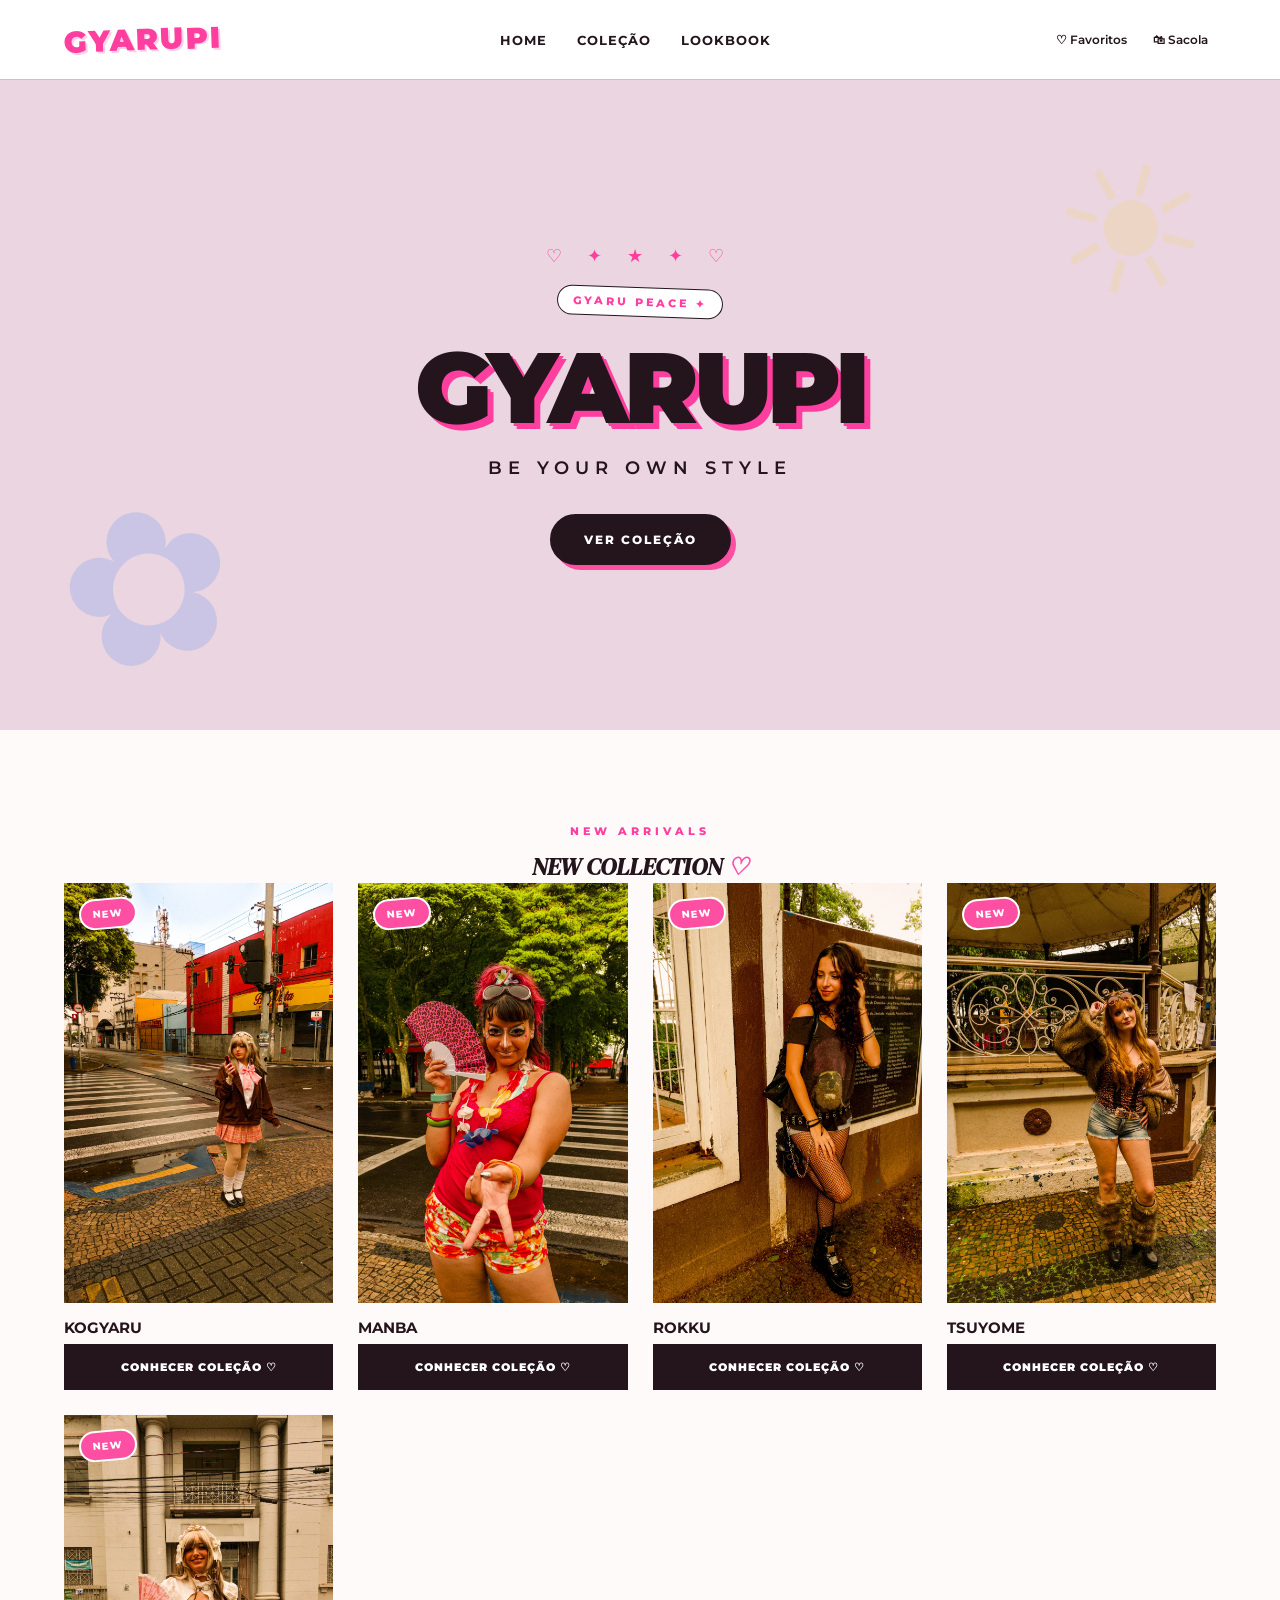
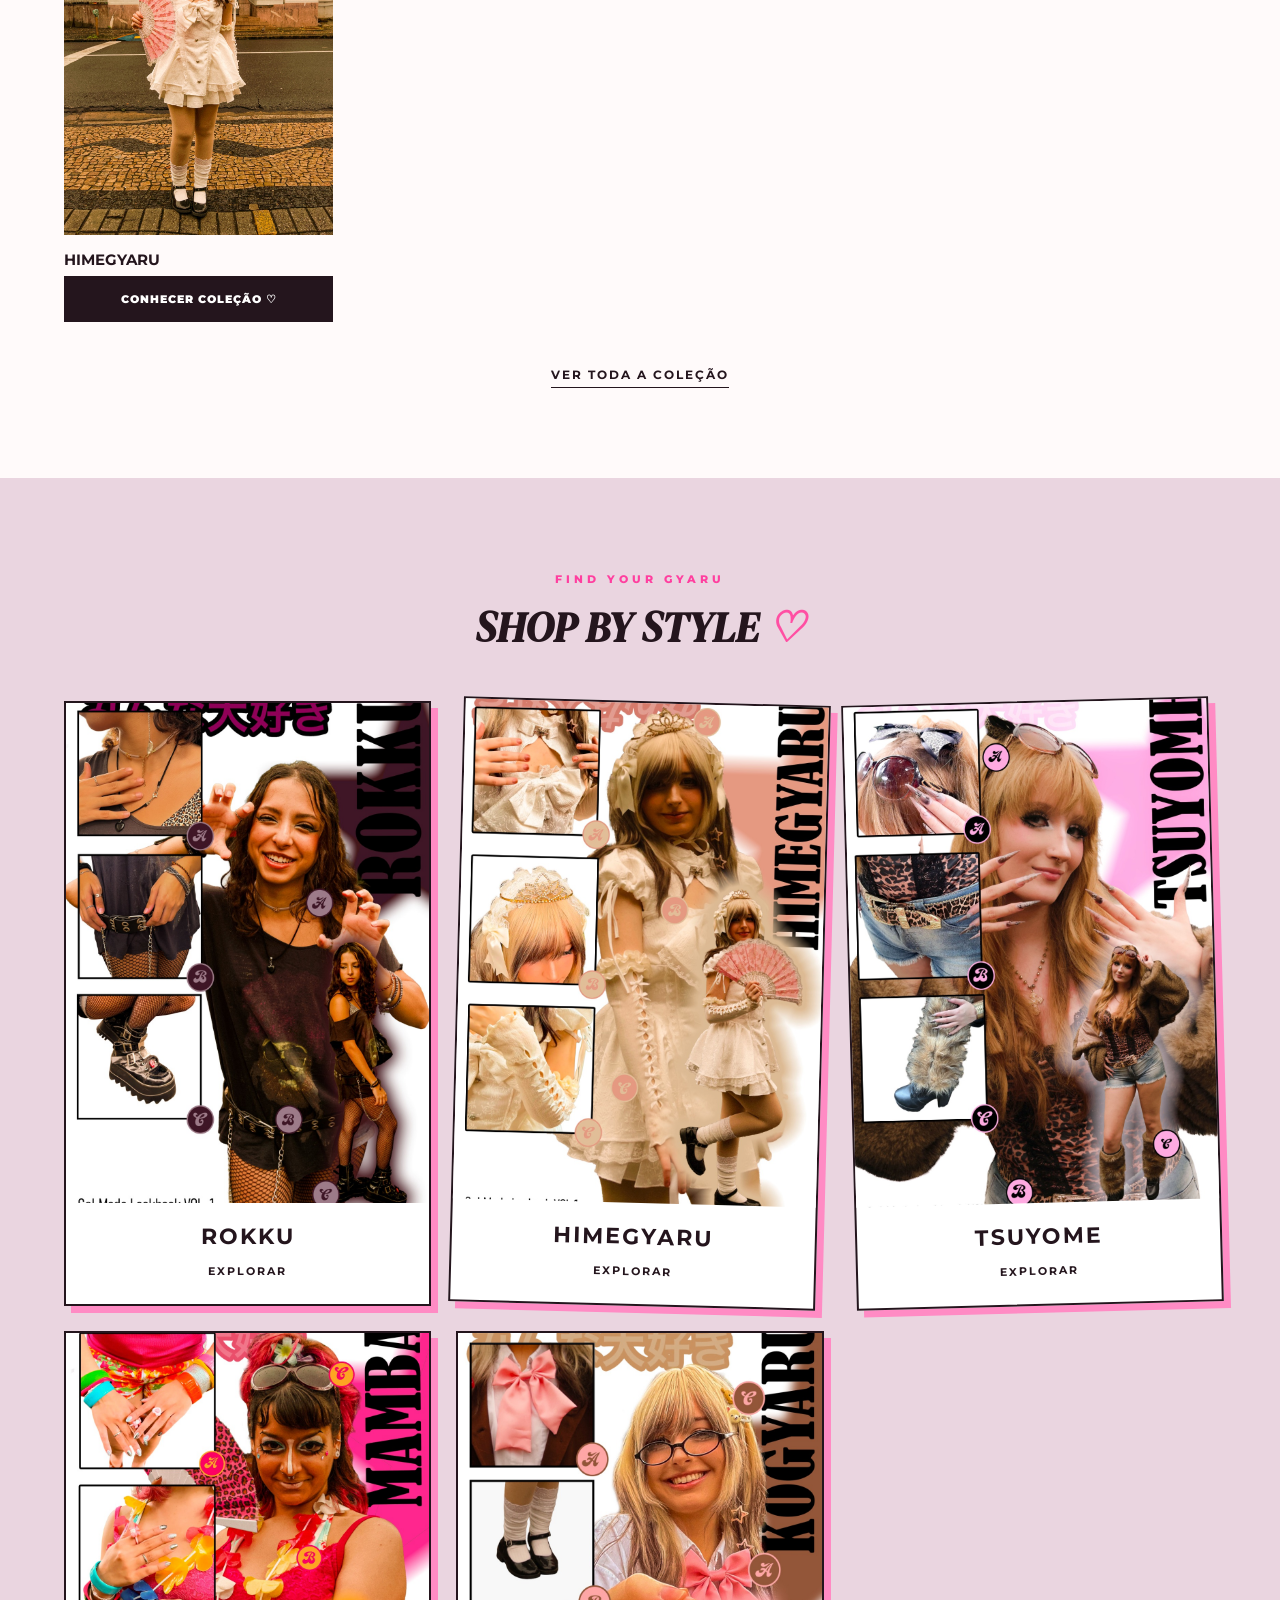
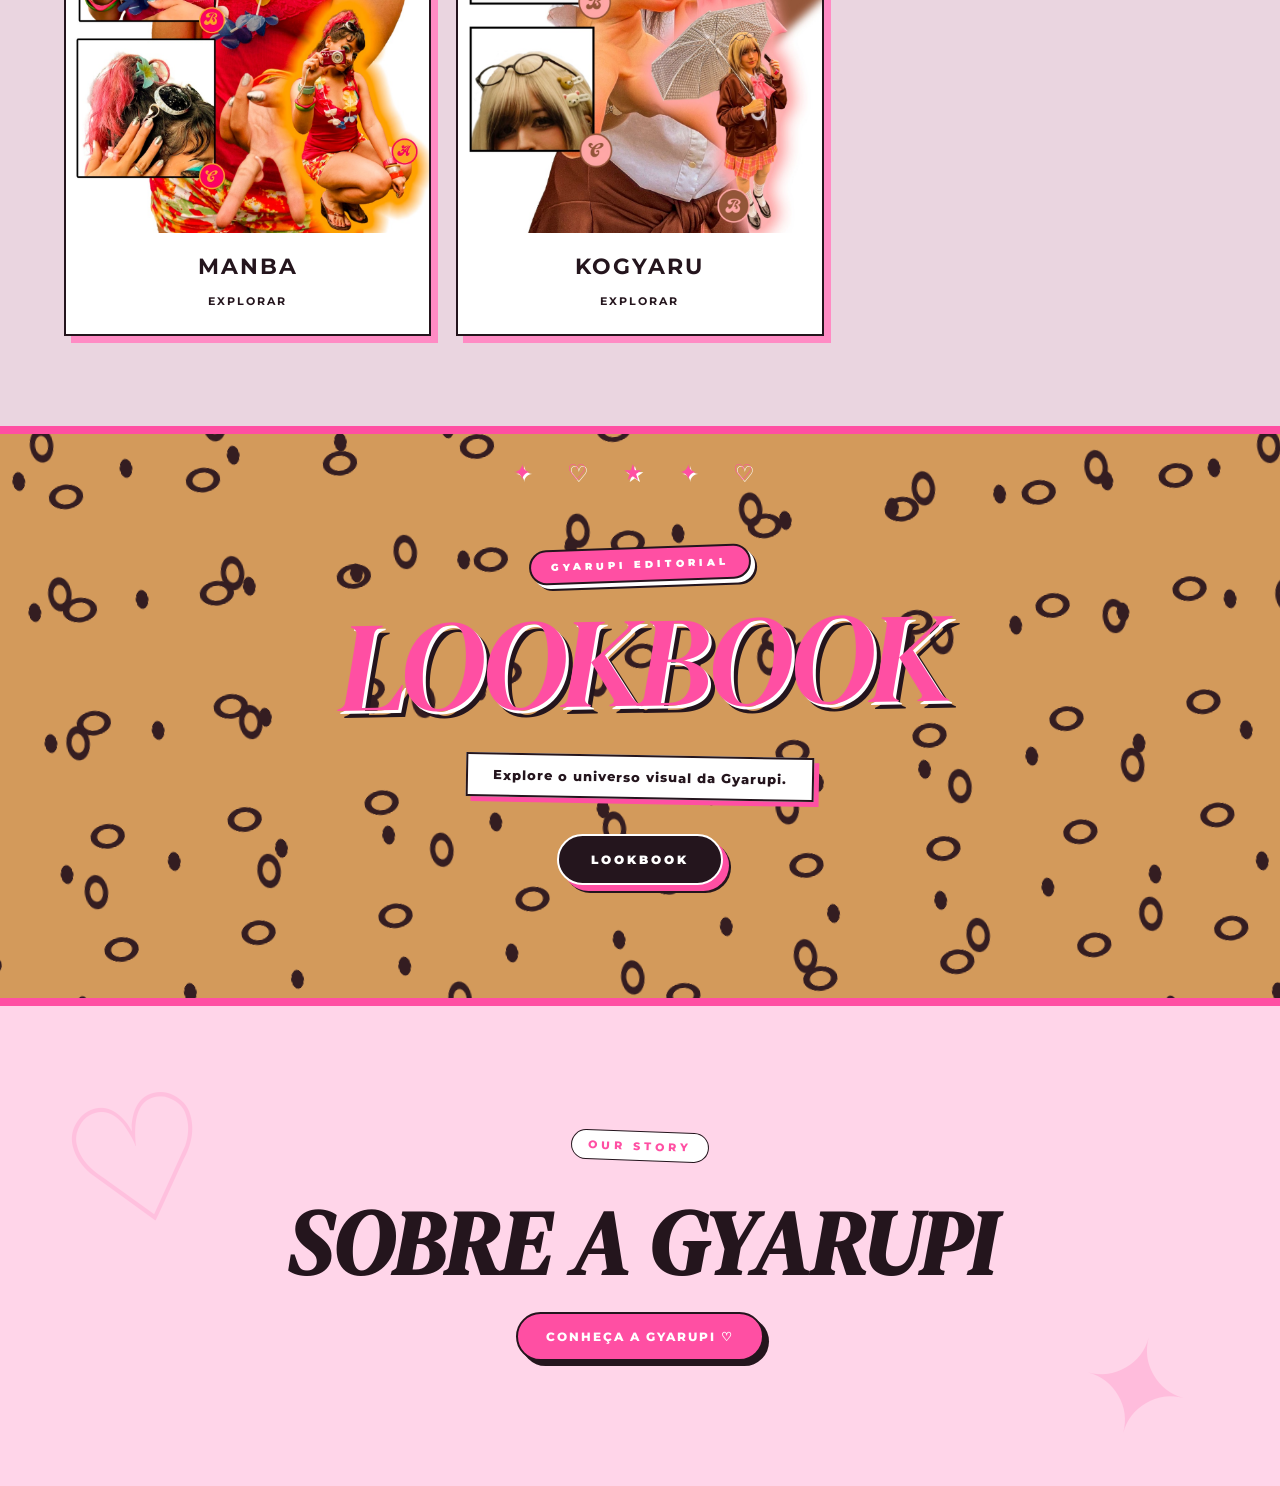
<file: index.html>
<!DOCTYPE html>
<html lang="pt-BR">

<head>
    <meta charset="UTF-8">
    <meta name="viewport" content="width=device-width, initial-scale=1.0">

    <title>GYARUPI</title>

    <link rel="stylesheet" href="index.css">
</head>

<body>

    <!-- ========================================
         CABEÇALHO
    ========================================= -->

    <header class="cabecalho">

        <div class="logo">
            <a href="index.html">GYARUPI</a>
        </div>

        <nav class="menu">
            <a href="index.html">HOME</a>
            <a href="colecao.html">COLEÇÃO</a>
            <a href="https://gyarupistudio.base44.app/" target="_blank" rel="noopener noreferrer">
    LOOKBOOK
</a>
        </nav>

        <div class="acoes">
            <button class="botao-favoritos" type="button">♡ Favoritos</button>
            <button class="botao-sacola" type="button">🛍 Sacola</button>
        </div>

    </header>


    <main>

        <!-- ========================================
             HERO / CAPA
        ========================================= -->

        <section id="home" class="hero">

            <div class="hero-conteudo">

                <p class="hero-pequeno">
                    GYARU PEACE ✦
                </p>

                <h1>GYARUPI</h1>

                <p class="hero-frase">
                    BE YOUR OWN STYLE
                </p>

                <a href="colecao.html" class="botao-colecao">
                    VER COLEÇÃO
                </a>

            </div>

        </section>


        <!-- ========================================
             DESTAQUES DA COLEÇÃO
        ========================================= -->

        <section class="colecao">

            <p class="subtitulo">NEW ARRIVALS</p>

            <h2>NEW COLLECTION</h2>

            <div class="produtos">


                <!-- KOGYARU -->

                <article class="produto">

                    <div class="produto-imagem">

                        <span class="etiqueta">NEW</span>

                        <img src="fotoso/coleção kogyaru.jpeg"
                             alt="Coleção Kogyaru">

                    </div>

                    <div class="produto-info">

                        <h3>KOGYARU</h3>

                        <a href="colecao.html?estilo=kogyaru"
                           class="botao-conhecer">
                            CONHECER COLEÇÃO ♡
                        </a>

                    </div>

                </article>


                <!-- MANBA -->

                <article class="produto">

                    <div class="produto-imagem">

                        <span class="etiqueta">NEW</span>

                        <img src="fotoso/coleção manba.jpeg"
                             alt="Coleção Manba">

                    </div>

                    <div class="produto-info">

                        <h3>MANBA</h3>

                        <a href="colecao.html?estilo=manba"
                           class="botao-conhecer">
                            CONHECER COLEÇÃO ♡
                        </a>

                    </div>

                </article>


                <!-- ROKKU -->

                <article class="produto">

                    <div class="produto-imagem">

                        <span class="etiqueta">NEW</span>

                        <img src="fotoso/coeção rokku.jpeg"
                             alt="Coleção Rokku">

                    </div>

                    <div class="produto-info">

                        <h3>ROKKU</h3>

                        <a href="colecao.html?estilo=rokku"
                           class="botao-conhecer">
                            CONHECER COLEÇÃO ♡
                        </a>

                    </div>

                </article>


                <!-- TSUYOME -->

                <article class="produto">

                    <div class="produto-imagem">

                        <span class="etiqueta">NEW</span>

                        <img src="fotoso/coleção tsuyome.jpeg"
                             alt="Coleção Tsuyome">

                    </div>

                    <div class="produto-info">

                        <h3>TSUYOME</h3>

                        <a href="colecao.html?estilo=tsuyome"
                           class="botao-conhecer">
                            CONHECER COLEÇÃO ♡
                        </a>

                    </div>

                </article>


                <!-- HIMEGYARU -->

                <article class="produto">

                    <div class="produto-imagem">

                        <span class="etiqueta">NEW</span>

                        <img src="fotoso/coleção hime.jpeg"
                             alt="Coleção Himegyaru">

                    </div>

                    <div class="produto-info">

                        <h3>HIMEGYARU</h3>

                        <a href="colecao.html?estilo=himegyaru"
                           class="botao-conhecer">
                            CONHECER COLEÇÃO ♡
                        </a>

                    </div>

                </article>

            </div>


            <a href="colecao.html" class="ver-todos">
                VER TODA A COLEÇÃO
            </a>

        </section>


        <!-- ========================================
             SHOP BY STYLE
        ========================================= -->

        <section class="estilos">

            <p class="subtitulo">
                FIND YOUR GYARU
            </p>

            <h2>SHOP BY STYLE</h2>

            <div class="lista-estilos">


                <!-- ROKKU -->

                <article class="estilo">

                    <img src="fotoso/rokku.jpeg"
                         alt="Estilo Rokku Gyaru">

                    <h3>ROKKU</h3>

                    <a href="colecao.html?estilo=rokku">
                        EXPLORAR
                    </a>

                </article>


                <!-- HIMEGYARU -->

                <article class="estilo">

                    <img src="fotoso/manu hime.jpeg"
                         alt="Estilo Himegyaru">

                    <h3>HIMEGYARU</h3>

                    <a href="colecao.html?estilo=himegyaru">
                        EXPLORAR
                    </a>

                </article>


                <!-- TSUYOME -->

                <article class="estilo">

                    <img src="fotoso/maria tsu.jpeg"
                         alt="Estilo Tsuyome Gyaru">

                    <h3>TSUYOME</h3>

                    <a href="colecao.html?estilo=tsuyome">
                        EXPLORAR
                    </a>

                </article>


                <!-- MANBA -->

                <article class="estilo manba">

                    <img src="fotoso/mamba.jpeg"
                         alt="Estilo Manba Gyaru">

                    <h3>MANBA</h3>

                    <a href="colecao.html?estilo=manba">
                        EXPLORAR
                    </a>

                </article>


                <!-- KOGYARU -->

                <article class="estilo Kogyaru">

                    <img src="fotoso/manu kogyaru.jpeg"
                         alt="Estilo Kogyaru Gyaru">

                    <h3>KOGYARU</h3>

                    <a href="colecao.html?estilo=kogyaru">
                        EXPLORAR
                    </a>

                </article>

            </div>

        </section>


        <!-- ========================================
             CHAMADA PARA O LOOKBOOK
        ========================================= -->

        <section class="chamada-lookbook">

            <p class="subtitulo">
                GYARUPI EDITORIAL
            </p>

            <h2>LOOKBOOK</h2>

            <p>
                Explore o universo visual da Gyarupi.
            </p>

            <a href="https://gyarupistudio.base44.app/" target="_blank" rel="noopener noreferrer">
    LOOKBOOK
</a>

        </section>


        <!-- ========================================
             CHAMADA SOBRE A MARCA
        ========================================= -->

        <section class="chamada-sobre">

            <p class="subtitulo">
                OUR STORY
            </p>

            <h2>SOBRE A GYARUPI</h2>

            <a href="https://www.instagram.com/_gyarupi/"
               target="_blank"
               rel="noopener noreferrer">
                CONHEÇA A GYARUPI ♡
            </a>

        </section>

    </main>


    <!-- ========================================
         POPUP GYARUPI
    ========================================= -->

    <div class="popup-fundo" id="popup">

        <div class="popup">

            <button class="popup-fechar"
                    id="fechar-popup"
                    type="button">
                ×
            </button>

            <p class="popup-mini">
                GYARUPI ♡
            </p>

            <h2 id="popup-titulo">
                FAVORITOS
            </h2>

            <p id="popup-texto">
                Você ainda não favoritou nenhum produto.
            </p>

            <button class="popup-botao"
                    id="popup-ok"
                    type="button">
                OK ♡
            </button>

        </div>

    </div>


    <!-- ========================================
         PAINEL DE FAVORITOS
    ========================================= -->

    <div class="favoritos-fundo" id="favoritos-fundo"></div>

    <aside class="painel-favoritos" id="painel-favoritos">

        <div class="favoritos-topo">

            <div>

                <p class="favoritos-mini">
                    YOUR LOVES ♡
                </p>

                <h2>FAVORITOS</h2>

            </div>

            <button class="fechar-favoritos"
                    id="fechar-favoritos"
                    type="button">
                ×
            </button>

        </div>

        <div class="favoritos-conteudo" id="favoritos-conteudo">

            <div class="favoritos-vazio">

                <span>♡</span>

                <p>
                    Você ainda não favoritou nenhum produto.
                </p>

            </div>

        </div>

    </aside>


    <!-- ========================================
         PAINEL DA SACOLA
    ========================================= -->

    <div class="sacola-fundo" id="sacola-fundo"></div>

    <aside class="painel-sacola" id="painel-sacola">

        <div class="sacola-topo">

            <div>

                <p class="sacola-mini">
                    GYARUPI SHOP ♡
                </p>

                <h2>MINHA SACOLA</h2>

            </div>

            <button class="fechar-sacola"
                    id="fechar-sacola"
                    type="button">
                ×
            </button>

        </div>

        <div class="sacola-conteudo" id="sacola-conteudo">

            <div class="sacola-vazia">

                <span>♡</span>

                <p>
                    Sua sacola está vazia.
                </p>

            </div>

        </div>

        <div class="sacola-rodape">

            <div class="sacola-total">

                <span>TOTAL</span>

                <strong id="sacola-total">
                    R$ 0,00
                </strong>

            </div>

            <button class="finalizar-compra" type="button">
                FINALIZAR COMPRA ♡
            </button>

        </div>

    </aside>


    <!-- ========================================
         JAVASCRIPT
    ========================================= -->

    <script src="index.js"></script>

</body>
</html>
</file>
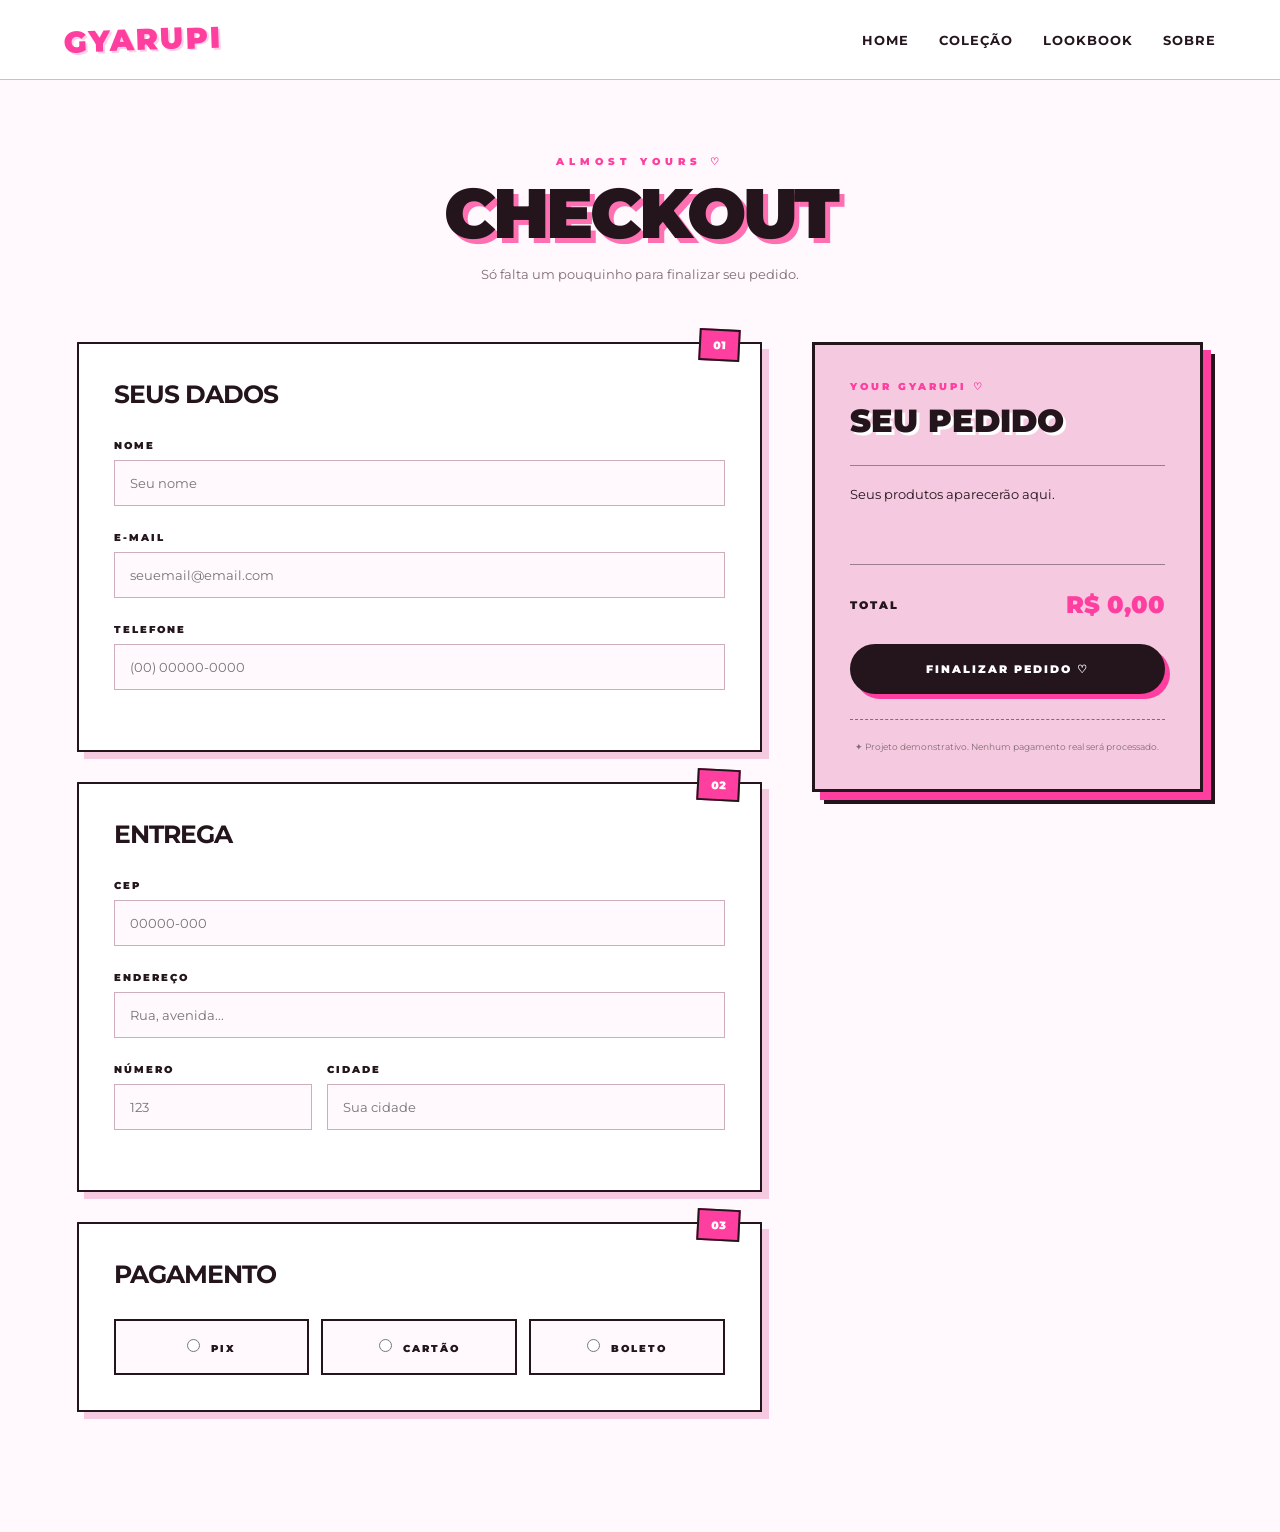
<file: checkout.html>
<!DOCTYPE html>
<html lang="pt-BR">

<head>
    <meta charset="UTF-8">
    <meta name="viewport" content="width=device-width, initial-scale=1.0">
    <title>checkout</title>
<link rel="stylesheet" href="index.css">

</head>

<body>
    <!-- =========================
         CABEÇALHO
    ========================== -->

    <header class="cabecalho">

        <div class="logo">

            <a href="index.html">
                GYARUPI
            </a>

        </div>


        <nav class="menu">

            <a href="index.html">HOME</a>

            <a href="colecao.html">COLEÇÃO</a>

           <a href="https://gyarupistudio.base44.app/" target="_blank" rel="noopener noreferrer">
    LOOKBOOK
</a>
            <a href="sobre.html">SOBRE</a>

        </nav>

    </header>



    <!-- =========================
         CHECKOUT
    ========================== -->

    <main class="checkout">


        <div class="checkout-titulo">

            <p class="subtitulo">
                ALMOST YOURS ♡
            </p>

            <h1>CHECKOUT</h1>

            <p>
                Só falta um pouquinho para finalizar seu pedido.
            </p>

        </div>



        <!-- =========================
             CONTEÚDO
        ========================== -->

        <div class="checkout-grid">


            <!-- LADO ESQUERDO -->

            <div class="checkout-formulario">


                <!-- DADOS -->

                <section class="checkout-bloco">

                    <span class="checkout-numero">
                        01
                    </span>

                    <h2>SEUS DADOS</h2>


                    <label for="nome">
                        NOME
                    </label>

                    <input type="text" id="nome" placeholder="Seu nome">


                    <label for="email">
                        E-MAIL
                    </label>

                    <input type="email" id="email" placeholder="seuemail@email.com">


                    <label for="telefone">
                        TELEFONE
                    </label>

                    <input type="tel" id="telefone" placeholder="(00) 00000-0000">

                </section>



                <!-- ENTREGA -->

                <section class="checkout-bloco">

                    <span class="checkout-numero">
                        02
                    </span>

                    <h2>ENTREGA</h2>


                    <label for="cep">
                        CEP
                    </label>

                    <input type="text" id="cep" placeholder="00000-000">


                    <label for="endereco">
                        ENDEREÇO
                    </label>

                    <input type="text" id="endereco" placeholder="Rua, avenida...">


                    <div class="checkout-linha">

                        <div>

                            <label for="numero">
                                NÚMERO
                            </label>

                            <input type="text" id="numero" placeholder="123">

                        </div>


                        <div>

                            <label for="cidade">
                                CIDADE
                            </label>

                            <input type="text" id="cidade" placeholder="Sua cidade">

                        </div>

                    </div>

                </section>



                <!-- PAGAMENTO -->

                <section class="checkout-bloco">

                    <span class="checkout-numero">
                        03
                    </span>

                    <h2>PAGAMENTO</h2>


                    <div class="formas-pagamento">

                        <label>

                            <input type="radio" name="pagamento" value="pix">

                            PIX

                        </label>


                        <label>

                            <input type="radio" name="pagamento" value="cartao">

                            CARTÃO

                        </label>


                        <label>

                            <input type="radio" name="pagamento" value="boleto">

                            BOLETO

                        </label>

                    </div>

                </section>


            </div>



            <!-- LADO DIREITO -->

            <aside class="resumo-pedido">

                <p class="resumo-mini">
                    YOUR GYARUPI ♡
                </p>

                <h2>SEU PEDIDO</h2>


                <div id="checkout-produtos">

                    <p>
                        Seus produtos aparecerão aqui.
                    </p>

                </div>


                <div class="checkout-total">

                    <span>TOTAL</span>

                    <strong id="checkout-total">
                        R$ 0,00
                    </strong>

                </div>


                <button type="button" class="botao-finalizar-pedido">

                    FINALIZAR PEDIDO ♡

                </button>


                <p class="checkout-aviso">
                    ✦ Projeto demonstrativo. Nenhum pagamento real será processado.
                </p>

            </aside>


        </div>

    </main>


</body>

</html>

















</body>

</html>
</file>
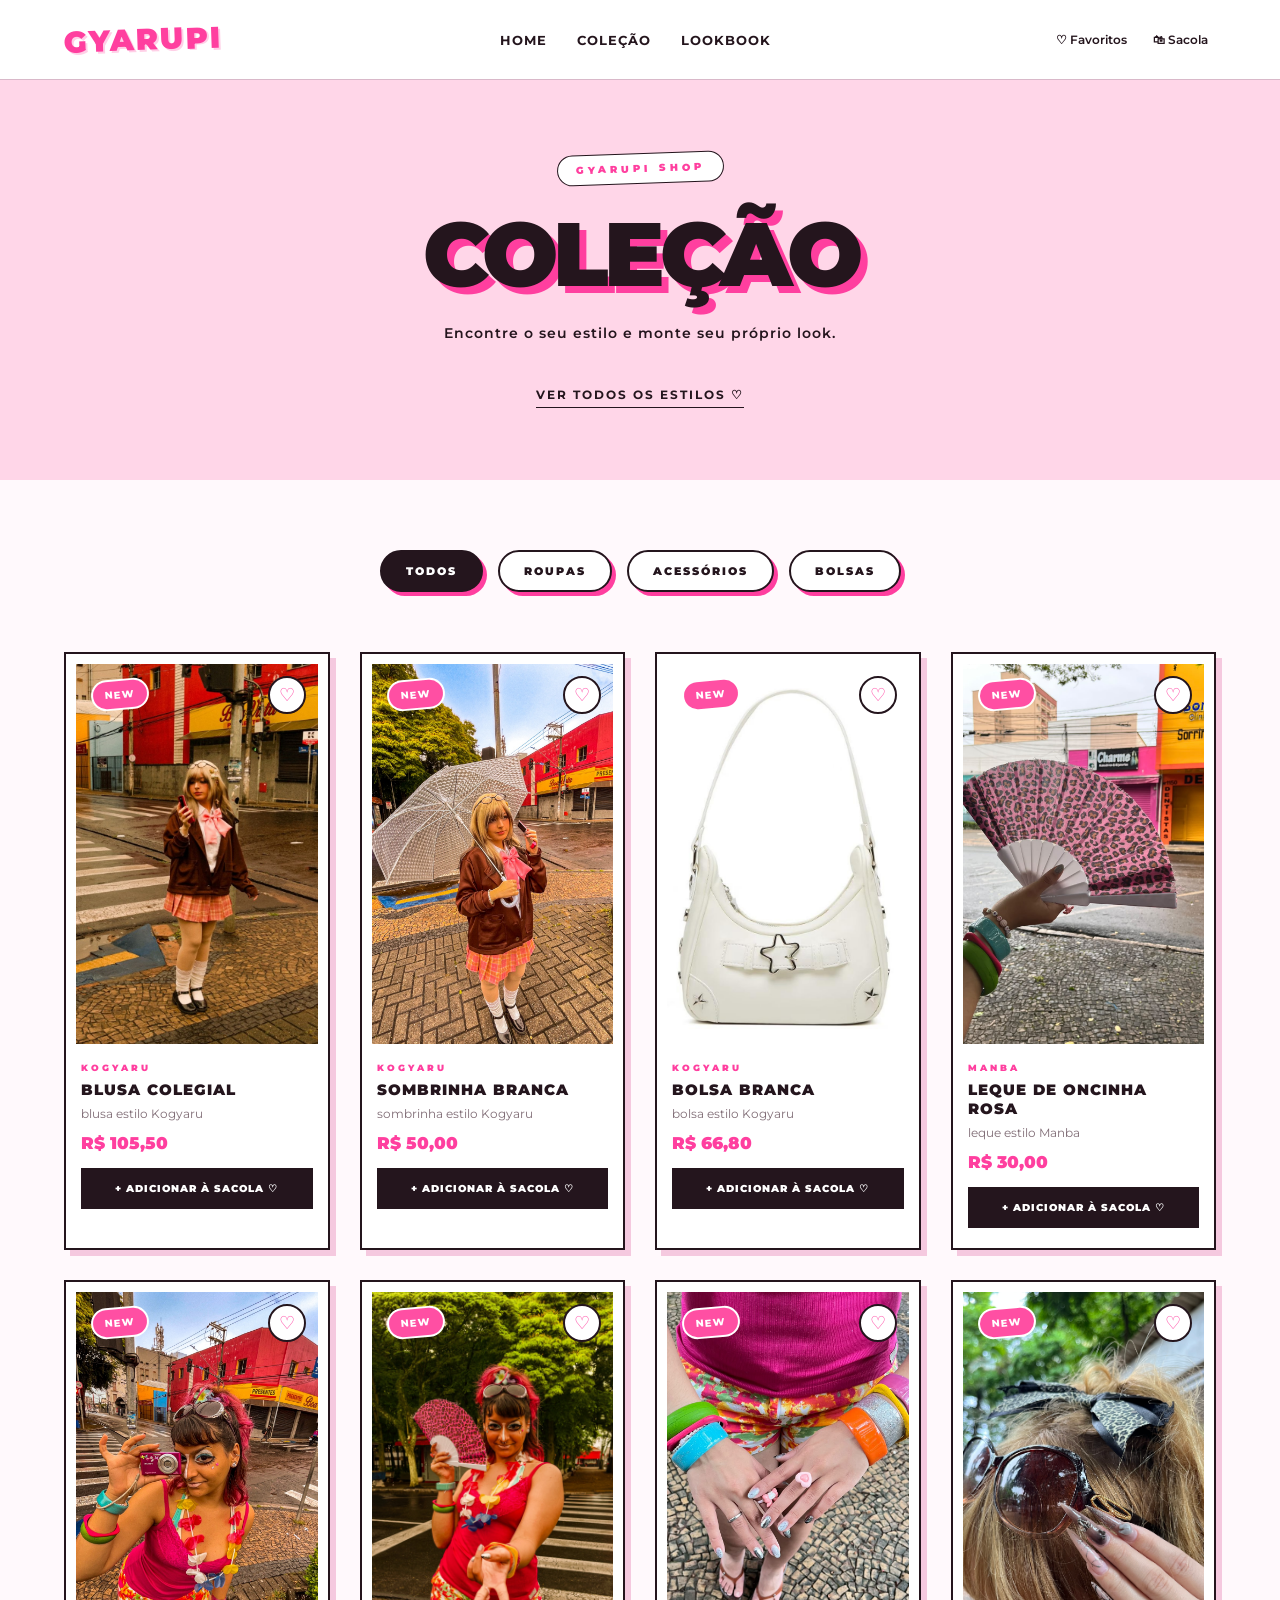
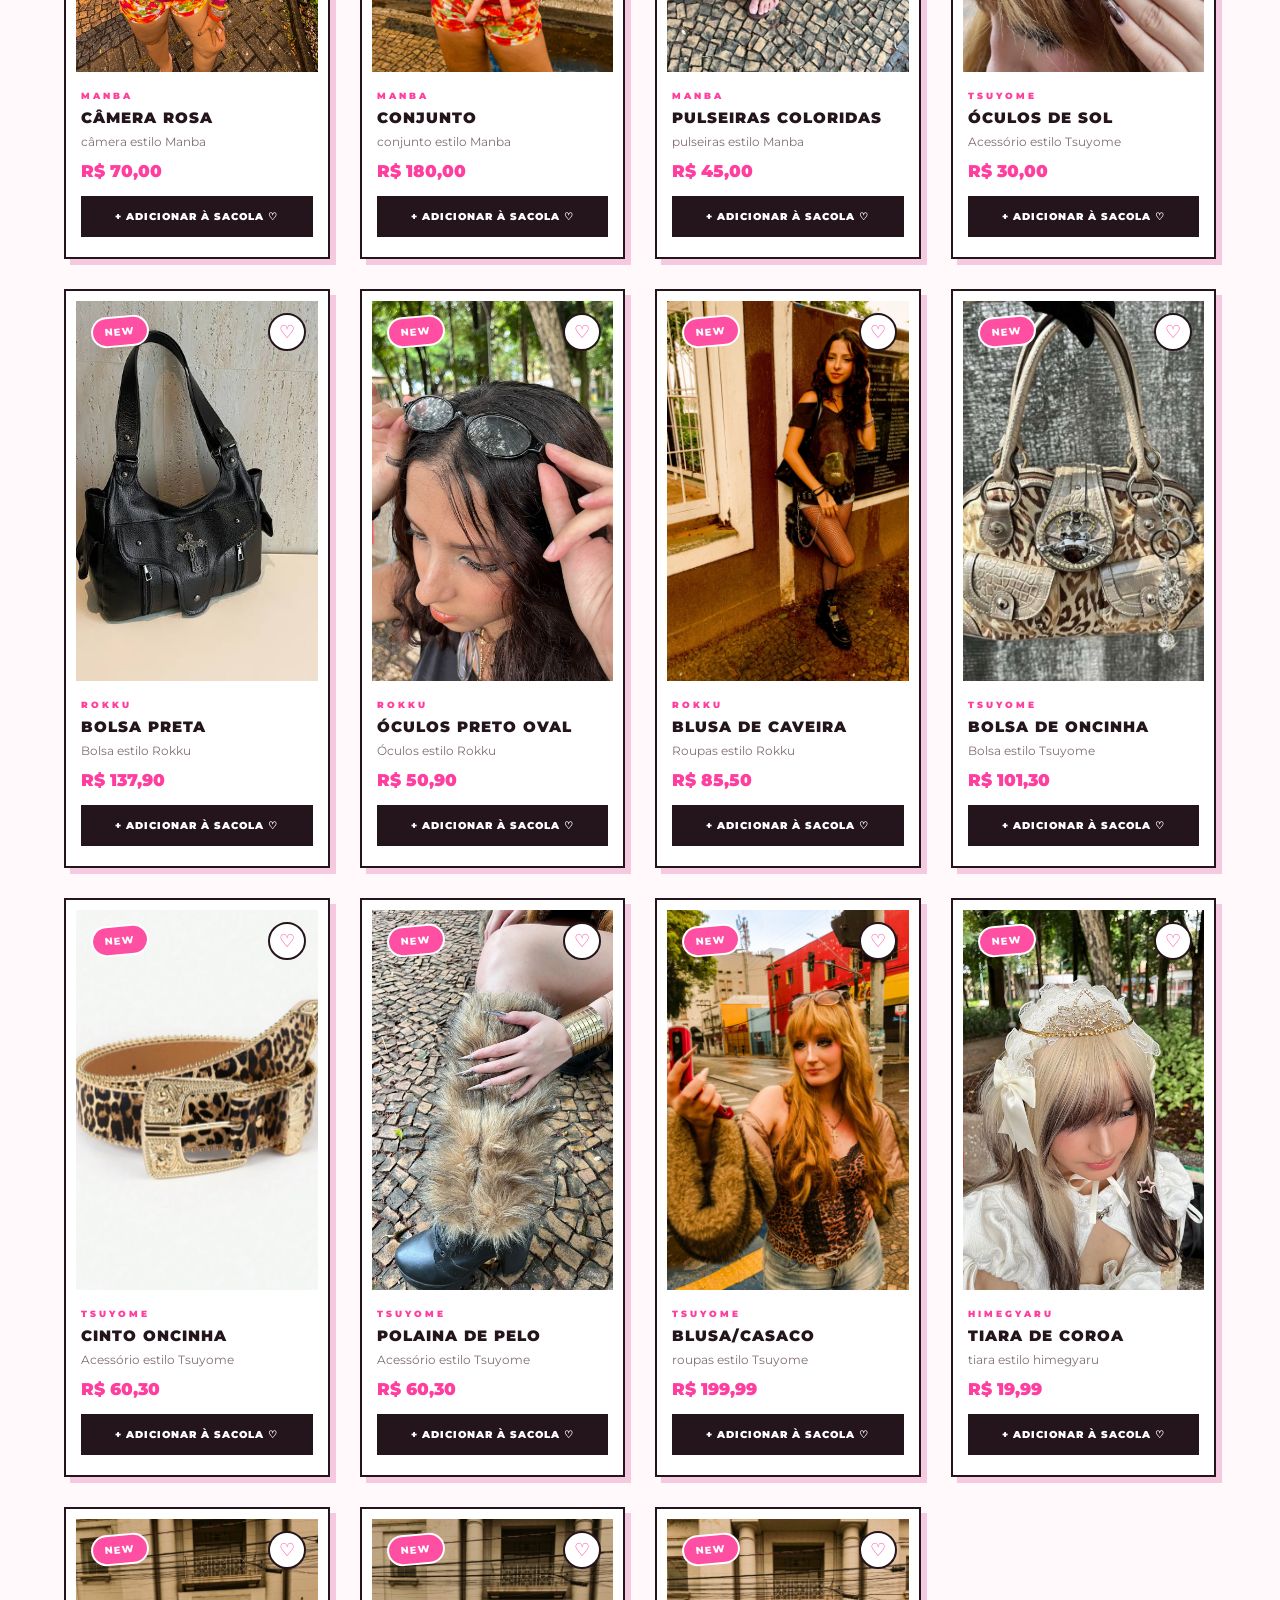
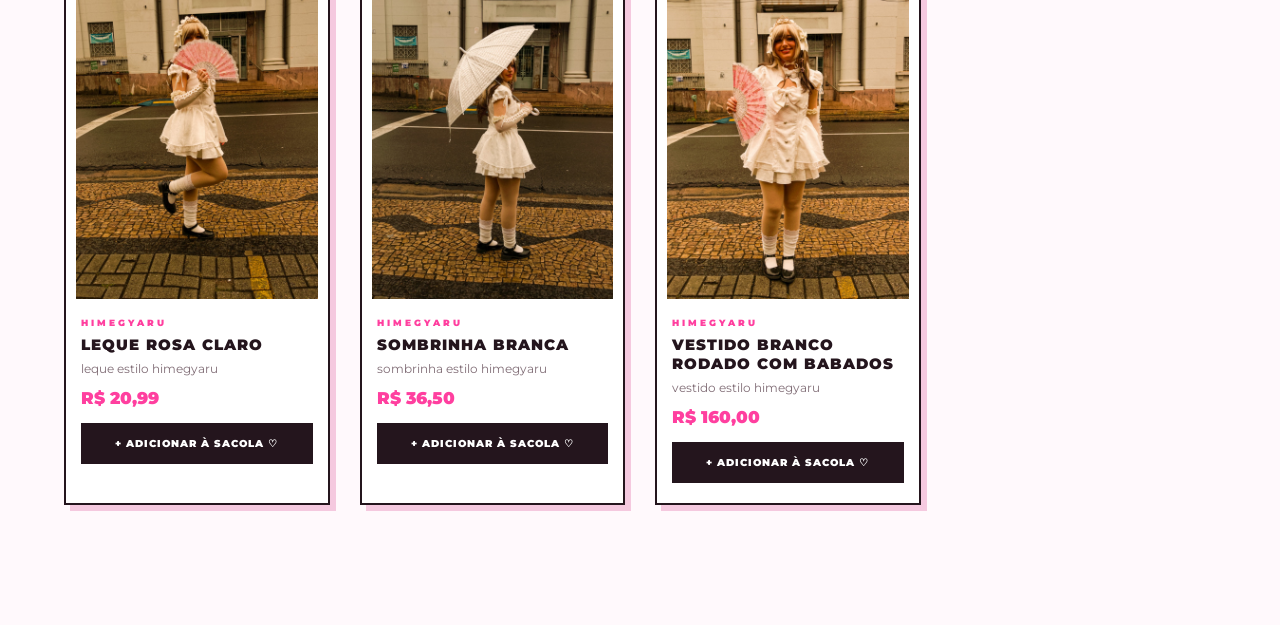
<file: colecao.html>
<!DOCTYPE html>
<html lang="pt-BR">

<head>
    <meta charset="UTF-8">
    <meta name="viewport" content="width=device-width, initial-scale=1.0">

    <title>Coleção | Gyarupi</title>

    <link rel="stylesheet" href="index.css">
</head>

<body>

    <!-- ========================================
         CABEÇALHO
    ========================================= -->

    <header class="cabecalho">

        <div class="logo">
            <a href="index.html">GYARUPI</a>
        </div>

        <nav class="menu">
            <a href="index.html">HOME</a>
            <a href="colecao.html">COLEÇÃO</a>
            <a href="https://gyarupistudio.base44.app/" target="_blank" rel="noopener noreferrer">
    LOOKBOOK
</a>
        </nav>

        <div class="acoes">
            <button class="botao-favoritos" type="button">
                ♡ Favoritos
            </button>

            <button class="botao-sacola" type="button">
                🛍 Sacola
            </button>
        </div>

    </header>


    <!-- ========================================
         CONTEÚDO PRINCIPAL
    ========================================= -->

    <main>

        <!-- APRESENTAÇÃO -->

        <section class="cabecalho-pagina">

            <p class="subtitulo">
                GYARUPI SHOP
            </p>

            <h1 id="titulo-colecao">
                COLEÇÃO
            </h1>

            <p class="descricao-pagina">
                Encontre o seu estilo e monte seu próprio look.
            </p>

            <a href="colecao.html" class="ver-todos">
                VER TODOS OS ESTILOS ♡
            </a>

        </section>


        <!-- ========================================
             CATÁLOGO
        ========================================= -->

        <section class="catalogo">

            <!-- FILTROS -->

            <div class="filtros">

                <button class="filtro ativo" data-filtro="todos">
                    TODOS
                </button>

                <button class="filtro" data-filtro="roupas">
                    ROUPAS
                </button>

                <button class="filtro" data-filtro="acessorios">
                    ACESSÓRIOS
                </button>

                <button class="filtro" data-filtro="bolsas">
                    BOLSAS
                </button>

            </div>


            <!-- ========================================
                 PRODUTOS
            ========================================= -->

            <div class="produtos">


                <!-- PRODUTO 01 - KOGYARU -->

                <article class="produto roupas" data-estilo="kogyaru">

                    <div class="produto-imagem">

                        <span class="etiqueta">NEW</span>

                        <button class="favorito" type="button">
                            ♡
                        </button>

                        <img src="fotoso/roupa kogyaru.jpeg" alt="Produto Kogyaru">

                    </div>

                    <div class="produto-info">

                        <p class="produto-estilo">KOGYARU</p>

                        <h3>BLUSA COLEGIAL</h3>

                        <p class="produto-descricao">
                            blusa estilo Kogyaru
                        </p>

                        <p class="produto-preco">
                            R$ 105,50
                        </p>

                        <button class="adicionar-sacola" type="button">
                            + ADICIONAR À SACOLA ♡
                        </button>

                    </div>

                </article>

                <article class="produto acessorios" data-estilo="kogyaru">

                    <div class="produto-imagem">

                        <span class="etiqueta">NEW</span>

                        <button class="favorito" type="button">
                            ♡
                        </button>

                        <img src="fotoso/sombrinha kogyaru.jpeg" alt="Produto Kogyaru">

                    </div>

                    <div class="produto-info">

                        <p class="produto-estilo">KOGYARU</p>

                        <h3>SOMBRINHA BRANCA</h3>

                        <p class="produto-descricao">
                            sombrinha estilo Kogyaru
                        </p>

                        <p class="produto-preco">
                            R$ 50,00
                        </p>

                        <button class="adicionar-sacola" type="button">
                            + ADICIONAR À SACOLA ♡
                        </button>

                    </div>

                </article>

                <article class="produto bolsas" data-estilo="kogyaru">

                    <div class="produto-imagem">

                        <span class="etiqueta">NEW</span>

                        <button class="favorito" type="button">
                            ♡
                        </button>

                        <img src="fotoso/bolsa kogyaru.jpg" alt="Produto Kogyaru">

                    </div>

                    <div class="produto-info">

                        <p class="produto-estilo">KOGYARU</p>

                        <h3>BOLSA BRANCA</h3>

                        <p class="produto-descricao">
                            bolsa estilo Kogyaru
                        </p>

                        <p class="produto-preco">
                            R$ 66,80
                        </p>

                        <button class="adicionar-sacola" type="button">
                            + ADICIONAR À SACOLA ♡
                        </button>

                    </div>

                </article>


                <!-- PRODUTO 02 - MANBA -->

                <article class="produto acessorios" data-estilo="manba">

                    <div class="produto-imagem">

                        <span class="etiqueta">NEW</span>

                        <button class="favorito" type="button">
                            ♡
                        </button>

                        <img src="fotoso/acessorio leque mamba.jpeg" alt="acessorio Manba">

                    </div>

                    <div class="produto-info">

                        <p class="produto-estilo">MANBA</p>

                        <h3>LEQUE DE ONCINHA ROSA</h3>

                        <p class="produto-descricao">
                            leque estilo Manba
                        </p>

                        <p class="produto-preco">
                            R$ 30,00
                        </p>

                        <button class="adicionar-sacola" type="button">
                            + ADICIONAR À SACOLA ♡
                        </button>

                    </div>

                </article>

                <article class="produto acessorios" data-estilo="manba">

                    <div class="produto-imagem">

                        <span class="etiqueta">NEW</span>

                        <button class="favorito" type="button">
                            ♡
                        </button>

                        <img src="fotoso/camera mamba .jpeg" alt="acessorio Manba">

                    </div>

                    <div class="produto-info">

                        <p class="produto-estilo">MANBA</p>

                        <h3>CÂMERA ROSA</h3>

                        <p class="produto-descricao">
                            câmera estilo Manba
                        </p>

                        <p class="produto-preco">
                            R$ 70,00
                        </p>

                        <button class="adicionar-sacola" type="button">
                            + ADICIONAR À SACOLA ♡
                        </button>

                    </div>

                </article>

                <article class="produto roupas" data-estilo="manba">

                    <div class="produto-imagem">

                        <span class="etiqueta">NEW</span>

                        <button class="favorito" type="button">
                            ♡
                        </button>

                        <img src="fotoso/mamba roupa.jpeg" alt="acessorio Manba">

                    </div>

                    <div class="produto-info">

                        <p class="produto-estilo">MANBA</p>

                        <h3>CONJUNTO</h3>

                        <p class="produto-descricao">
                            conjunto estilo Manba
                        </p>

                        <p class="produto-preco">
                            R$ 180,00
                        </p>

                        <button class="adicionar-sacola" type="button">
                            + ADICIONAR À SACOLA ♡
                        </button>

                    </div>

                </article>

                <article class="produto acessorios" data-estilo="manba">

                    <div class="produto-imagem">

                        <span class="etiqueta">NEW</span>

                        <button class="favorito" type="button">
                            ♡
                        </button>

                        <img src="fotoso/pulseiras mamba.jpeg" alt="acessorio Manba">

                    </div>

                    <div class="produto-info">

                        <p class="produto-estilo">MANBA</p>

                        <h3>PULSEIRAS COLORIDAS</h3>

                        <p class="produto-descricao">
                            pulseiras estilo Manba
                        </p>

                        <p class="produto-preco">
                            R$ 45,00
                        </p>

                        <button class="adicionar-sacola" type="button">
                            + ADICIONAR À SACOLA ♡
                        </button>

                    </div>

                </article>


                <!-- PRODUTO 03 - TSUYOME -->

                <article class="produto acessorios" data-estilo="tsuyome">

                    <div class="produto-imagem">

                        <span class="etiqueta">NEW</span>

                        <button class="favorito" type="button">
                            ♡
                        </button>

                        <img src="fotoso/oculos de sol.jpg" alt="Óculos de sol Tsuyome">

                    </div>

                    <div class="produto-info">

                        <p class="produto-estilo">TSUYOME</p>

                        <h3>ÓCULOS DE SOL</h3>

                        <p class="produto-descricao">
                            Acessório estilo Tsuyome
                        </p>

                        <p class="produto-preco">
                            R$ 30,00
                        </p>

                        <button class="adicionar-sacola" type="button">
                            + ADICIONAR À SACOLA ♡
                        </button>

                    </div>

                </article>


                <!-- PRODUTO 04 - ROKKU -->

                <article class="produto bolsas" data-estilo="rokku">

                    <div class="produto-imagem">

                        <span class="etiqueta">NEW</span>

                        <button class="favorito" type="button">
                            ♡
                        </button>

                        <img src="fotoso/images.jpg" alt="Bolsa Rokku">

                    </div>

                    <div class="produto-info">

                        <p class="produto-estilo">ROKKU</p>

                        <h3>BOLSA PRETA </h3>

                        <p class="produto-descricao">
                            Bolsa estilo Rokku
                        </p>

                        <p class="produto-preco">
                            R$ 137,90
                        </p>

                        <button class="adicionar-sacola" type="button">
                            + ADICIONAR À SACOLA ♡
                        </button>

                    </div>

                </article>

                <article class="produto acessorios" data-estilo="rokku">

                    <div class="produto-imagem">

                        <span class="etiqueta">NEW</span>

                        <button class="favorito" type="button">
                            ♡
                        </button>

                        <img src="fotoso/oculos rokku.jpeg" alt="acessorios Rokku">

                    </div>

                    <div class="produto-info">

                        <p class="produto-estilo">ROKKU</p>

                        <h3>ÓCULOS PRETO OVAL</h3>

                        <p class="produto-descricao">
                            Óculos estilo Rokku
                        </p>

                        <p class="produto-preco">
                            R$ 50,90
                        </p>

                        <button class="adicionar-sacola" type="button">
                            + ADICIONAR À SACOLA ♡
                        </button>

                    </div>

                </article>

                <article class="produto roupas" data-estilo="rokku">

                    <div class="produto-imagem">

                        <span class="etiqueta">NEW</span>

                        <button class="favorito" type="button">
                            ♡
                        </button>

                        <img src="fotoso/roupa rokku.jpeg" alt="roupas rokku">

                    </div>

                    <div class="produto-info">

                        <p class="produto-estilo">ROKKU</p>

                        <h3>BLUSA DE CAVEIRA</h3>

                        <p class="produto-descricao">
                            Roupas estilo Rokku
                        </p>

                        <p class="produto-preco">
                            R$ 85,50
                        </p>

                        <button class="adicionar-sacola" type="button">
                            + ADICIONAR À SACOLA ♡
                        </button>

                    </div>

                </article>


                <!-- PRODUTO 05 - TSUYOME -->

                <article class="produto bolsas" data-estilo="tsuyome">

                    <div class="produto-imagem">

                        <span class="etiqueta">NEW</span>

                        <button class="favorito" type="button">
                            ♡
                        </button>

                        <img src="fotoso/foto oncinha bolsa.jpg" alt="Bolsa Tsuyome">

                    </div>

                    <div class="produto-info">

                        <p class="produto-estilo">TSUYOME</p>

                        <h3>BOLSA DE ONCINHA</h3>

                        <p class="produto-descricao">
                            Bolsa estilo Tsuyome
                        </p>

                        <p class="produto-preco">
                            R$ 101,30
                        </p>

                        <button class="adicionar-sacola" type="button">
                            + ADICIONAR À SACOLA ♡
                        </button>

                    </div>

                </article>


                <!-- PRODUTO 06 - TSUYOME -->

                <article class="produto acessorios" data-estilo="tsuyome">

                    <div class="produto-imagem">

                        <span class="etiqueta">NEW</span>

                        <button class="favorito" type="button">
                            ♡
                        </button>

                        <img src="fotoso/cinto tsu.jpeg" alt="Cinto de oncinha">

                    </div>

                    <div class="produto-info">

                        <p class="produto-estilo">TSUYOME</p>

                        <h3>CINTO ONCINHA</h3>

                        <p class="produto-descricao">
                            Acessório estilo Tsuyome
                        </p>

                        <p class="produto-preco">
                            R$ 60,30
                        </p>

                        <button class="adicionar-sacola" type="button">
                            + ADICIONAR À SACOLA ♡
                        </button>

                    </div>

                </article>

                <!-- PRODUTO 06 - TSUYOME -->

                <article class="produto acessorios" data-estilo="tsuyome">

                    <div class="produto-imagem">

                        <span class="etiqueta">NEW</span>

                        <button class="favorito" type="button">
                            ♡
                        </button>

                        <img src="fotoso/polaina de pelo tsu.jpeg" alt="Cinto de oncinha">

                    </div>

                    <div class="produto-info">

                        <p class="produto-estilo">TSUYOME</p>

                        <h3>POLAINA DE PELO</h3>

                        <p class="produto-descricao">
                            Acessório estilo Tsuyome
                        </p>

                        <p class="produto-preco">
                            R$ 60,30
                        </p>

                        <button class="adicionar-sacola" type="button">
                            + ADICIONAR À SACOLA ♡
                        </button>

                    </div>

                </article>

                <article class="produto roupas" data-estilo="tsuyome">

                    <div class="produto-imagem">

                        <span class="etiqueta">NEW</span>

                        <button class="favorito" type="button">
                            ♡
                        </button>

                        <img src="fotoso/blusa tsu.jpeg" alt="Roupa de oncinha">

                    </div>

                    <div class="produto-info">

                        <p class="produto-estilo">TSUYOME</p>

                        <h3>BLUSA/CASACO</h3>

                        <p class="produto-descricao">
                            roupas estilo Tsuyome
                        </p>

                        <p class="produto-preco">
                            R$ 199,99
                        </p>

                        <button class="adicionar-sacola" type="button">
                            + ADICIONAR À SACOLA ♡
                        </button>

                    </div>

                </article>

                <article class="produto acessorios" data-estilo="himegyaru">

                    <div class="produto-imagem">

                        <span class="etiqueta">NEW</span>

                        <button class="favorito" type="button">
                            ♡
                        </button>

                        <img src="fotoso/tiara hime.jpeg" alt="acessorio himegyaru">

                    </div>

                    <div class="produto-info">

                        <p class="produto-estilo">HIMEGYARU</p>

                        <h3>TIARA DE COROA</h3>

                        <p class="produto-descricao">
                            tiara estilo himegyaru
                        </p>

                        <p class="produto-preco">
                            R$ 19,99
                        </p>

                        <button class="adicionar-sacola" type="button">
                            + ADICIONAR À SACOLA ♡
                        </button>

                    </div>

                </article>

                <article class="produto acessorios" data-estilo="himegyaru">

                    <div class="produto-imagem">

                        <span class="etiqueta">NEW</span>

                        <button class="favorito" type="button">
                            ♡
                        </button>

                        <img src="fotoso/leque hime.jpeg" alt="acessorio himegyaru">

                    </div>

                    <div class="produto-info">

                        <p class="produto-estilo">HIMEGYARU</p>

                        <h3>LEQUE ROSA CLARO</h3>

                        <p class="produto-descricao">
                            leque estilo himegyaru
                        </p>

                        <p class="produto-preco">
                            R$ 20,99
                        </p>

                        <button class="adicionar-sacola" type="button">
                            + ADICIONAR À SACOLA ♡
                        </button>

                    </div>

                </article>

                <article class="produto acessorios" data-estilo="himegyaru">

                    <div class="produto-imagem">

                        <span class="etiqueta">NEW</span>

                        <button class="favorito" type="button">
                            ♡
                        </button>

                        <img src="fotoso/sombrinha hime.jpeg" alt="acessorio himegyaru">

                    </div>

                    <div class="produto-info">

                        <p class="produto-estilo">HIMEGYARU</p>

                        <h3>SOMBRINHA BRANCA</h3>

                        <p class="produto-descricao">
                            sombrinha estilo himegyaru
                        </p>

                        <p class="produto-preco">
                            R$ 36,50
                        </p>

                        <button class="adicionar-sacola" type="button">
                            + ADICIONAR À SACOLA ♡
                        </button>

                    </div>

                </article>

                <article class="produto roupas" data-estilo="himegyaru">

                    <div class="produto-imagem">

                        <span class="etiqueta">NEW</span>

                        <button class="favorito" type="button">
                            ♡
                        </button>

                        <img src="fotoso/vestido hime.jpeg" alt="Roupas himegyaru">

                    </div>

                    <div class="produto-info">

                        <p class="produto-estilo">HIMEGYARU</p>

                        <h3>VESTIDO BRANCO RODADO COM BABADOS</h3>

                        <p class="produto-descricao">
                            vestido estilo himegyaru
                        </p>

                        <p class="produto-preco">
                            R$ 160,00
                        </p>

                        <button class="adicionar-sacola" type="button">
                            + ADICIONAR À SACOLA ♡
                        </button>

                    </div>

                </article>


            </div>

        </section>

    </main>


    <!-- ========================================
         PAINEL DE FAVORITOS
    ========================================= -->

    <div class="favoritos-fundo" id="favoritos-fundo"></div>

    <aside class="painel-favoritos" id="painel-favoritos">

        <div class="favoritos-topo">

            <div>
                <p class="favoritos-mini">GYARUPI LOVES ♡</p>
                <h2>FAVORITOS</h2>
            </div>

            <button class="fechar-favoritos" id="fechar-favoritos" type="button">
                ×
            </button>

        </div>

        <div class="favoritos-conteudo" id="favoritos-conteudo">

            <div class="favoritos-vazio">
                <span>♡</span>
                <p>Você ainda não favoritou nenhum produto.</p>
            </div>

        </div>

    </aside>


    <!-- ========================================
         PAINEL DA SACOLA
    ========================================= -->

    <div class="sacola-fundo" id="sacola-fundo"></div>

    <aside class="painel-sacola" id="painel-sacola">

        <div class="sacola-topo">

            <div>
                <p class="sacola-mini">YOUR GYARUPI ♡</p>
                <h2>MINHA SACOLA</h2>
            </div>

            <button class="sacola-fechar" id="fechar-sacola" type="button">
                ×
            </button>

        </div>

        <div class="sacola-conteudo" id="sacola-conteudo">

            <div class="sacola-vazia">
                <span>♡</span>
                <p>Sua sacola está vazia.</p>
            </div>

        </div>

        <div class="sacola-rodape">

            <div class="sacola-total-linha">
                <span>TOTAL</span>
                <strong id="sacola-total">R$ 0,00</strong>
            </div>

            <button class="finalizar-compra" type="button">
                FINALIZAR COMPRA ♡
            </button>

        </div>

    </aside>


    <!-- ========================================
         JAVASCRIPT
    ========================================= -->

    <script src="index.js"></script>

</body>
</html>
</file>
<file: index.css>
@import url('https://fonts.googleapis.com/css2?family=DM+Serif+Display:ital@0;1&family=Montserrat:wght@400;500;600;700;800;900&display=swap');

* {
    margin: 0;
    padding: 0;
    box-sizing: border-box;
}

body {
    background-color: #ead5e0;
    color: #24151d;
    font-family: 'Montserrat', sans-serif;
}

img {
    max-width: 100%;
    display: block;
}

a {
    color: inherit;
    text-decoration: none;
}

button {
    font: inherit;
    cursor: pointer;
}


/* cabeçalho */

.cabecalho {
    width: 100%;
    min-height: 80px;
    display: flex;
    align-items: center;
    justify-content: space-between;
    padding: 0 5%;
    background-color: white;
    border-bottom: 1px solid #d9b8c9;
}

.logo {
    font-size: 30px;
    font-weight: 900;
    letter-spacing: 2px;
    color: #ff3f9f;
    transform: rotate(-2deg);
    text-shadow: 2px 2px 0 #ffd0e7;
}

.logo a {
    color: inherit;
    text-decoration: none;
}

.menu {
    display: flex;
    align-items: center;
    gap: 30px;
}

.menu a {
    font-size: 13px;
    font-weight: 700;
    letter-spacing: 1px;
}

.menu a:hover {
    color: #ff4fa3;
}

.acoes {
    display: flex;
    align-items: center;
    gap: 10px;
}

.acoes button {
    border: none;
    background: transparent;
    color: #24151d;
    font-size: 12px;
    font-weight: 600;
    padding: 8px;
}

.acoes button:hover {
    color: #ff4fa3;
}


/* capa */

.hero {
    min-height: 650px;
    display: flex;
    align-items: center;
    justify-content: center;

    padding: 80px 5%;

    background-color: #ead5e0;
    text-align: center;

    position: relative;
    overflow: hidden;
}

.hero-pequeno {
    display: inline-block;

    background-color: white;
    color: #ff3f9f;

    padding: 7px 15px;
    margin-bottom: 20px;

    font-size: 11px;
    font-weight: 800;
    letter-spacing: 3px;

    border: 1px solid #24151d;
    border-radius: 50px;

    transform: rotate(2deg);
}
.hero h1 {
    font-size: 100px;
    font-weight: 900;
    letter-spacing: -5px;
    line-height: 1;
    margin-bottom: 20px;

    text-shadow:
        3px 3px 0 #ff3f9f,
        6px 6px 0 #ff3f9f;
}

.hero-frase {
    font-size: 18px;
    font-weight: 600;
    letter-spacing: 6px;
    margin-bottom: 35px;
}

.hero-conteudo {
    max-width: 900px;
    width: 100%;
    margin: 0 auto;
}


.botao-colecao {
    display: inline-block;

    background-color: #24151d;
    color: white;

    padding: 16px 32px;

    border: 2px solid #24151d;
    border-radius: 50px;

    font-size: 12px;
    font-weight: 800;
    letter-spacing: 2px;

    box-shadow: 5px 5px 0 #ff4fa3;

    transition: 0.2s;
}

.botao-colecao:hover {
    background-color: #ff4fa3;
    color: white;

    transform: translate(3px, 3px);

    box-shadow: 2px 2px 0 #24151d;
}

.hero-conteudo::before {
    content: "♡  ✦  ★  ✦  ♡";
    display: block;

    color: #ff3f9f;

    font-size: 18px;
    letter-spacing: 10px;

    margin-bottom: 20px;
}

.hero::before {
    content: "☀";

    position: absolute;
    top: 60px;
    right: 70px;

    font-size: 180px;
    line-height: 1;

    color: #ffd900;
    opacity: 0.12;

    transform: rotate(15deg);
}

.hero::after {
    content: "✿";

    position: absolute;
    bottom: 40px;
    left: 60px;

    font-size: 210px;
    line-height: 1;

    color: #005eff;
    opacity: 0.13;

    transform: rotate(-15deg);
}

.botao-colecao:hover::after {
    max-width: 40px;
    opacity: 1;
}

/* coleção da home */

.colecao {
    padding: 90px 5%;
    background-color: #fffafa;
    text-align: center;
}

.subtitulo {
    display: inline-block;

    color: #ff3f9f;

    font-size: 11px;
    font-weight: 800;
    letter-spacing: 4px;

    margin-bottom: 12px;

    text-transform: uppercase;
}

.colecao h2,
.estilos h2 {
    font-family: 'DM Serif Display', serif;
    font-style: italic;
    color: #24151d;
}

.colecao h2::after,
.estilos h2::after {
    content: " ♡";
    color: #ff4fa3;
}

.produtos {
    display: grid;
    grid-template-columns: repeat(4, 1fr);
    gap: 25px;
}

.produto {
    text-align: left;
    transition: 0.25s;
}

.produto:hover {
    transform: translateY(-8px);
}

.produto {
    text-align: left;
}

.produto-imagem {
    position: relative;
    background-color: #f2e7ed;
    overflow: hidden;
}

.produto-imagem img {
    width: 100%;
    height: 420px;
    object-fit: cover;
}

.produto-imagem img {
    width: 100%;
    height: 420px;
    object-fit: cover;

    transition: 0.4s;
}

.produto:hover .produto-imagem img {
    transform: scale(1.04);
}

.etiqueta {
    position: absolute;
    top: 15px;
    left: 15px;
    z-index: 2;

    background-color: #ff4fa3;
    color: white;

    padding: 7px 12px;

    border: 2px solid white;
    border-radius: 20px;

    font-size: 10px;
    font-weight: 800;
    letter-spacing: 1px;

    transform: rotate(-5deg);
}

.favorito {
    position: absolute;
    top: 12px;
    right: 12px;
    z-index: 2;

    width: 36px;
    height: 36px;

    border: none;
    border-radius: 50%;

    background-color: white;
    color: #24151d;

    font-size: 18px;
}

.favorito:hover {
    color: #ff4fa3;
}

.produto-info {
    padding-top: 15px;
}

.produto-info h3 {
    font-size: 15px;
    margin-bottom: 7px;
}

.produto-descricao {
    color: #77656e;
    font-size: 13px;
    margin-bottom: 8px;
}

.produto-preco {
    font-size: 15px;
    font-weight: 700;
}

.ver-todos {
    display: inline-block;
    margin-top: 45px;
    padding-bottom: 5px;

    font-size: 12px;
    font-weight: 700;
    letter-spacing: 2px;

    border-bottom: 1px solid #24151d;
}

.ver-todos:hover {
    color: #ff4fa3;
    border-color: #ff4fa3;
}


/* estilos gyaru */

.estilos {
    padding: 90px 5%;
    text-align: center;
}

.estilos h2 {
    font-size: 42px;
    margin-bottom: 45px;
}

.lista-estilos {
    display: grid;
    grid-template-columns: repeat(3, 1fr);
    gap: 25px;
}

.estilo {
    background-color: white;
    padding-bottom: 25px;
}

.estilo img {
    width: 100%;
    height: 500px;
    object-fit: cover;
}

.estilo h3 {
    margin-top: 20px;
    margin-bottom: 10px;

    font-size: 22px;
    letter-spacing: 2px;
}

.estilo a {
    font-size: 11px;
    font-weight: 700;
    letter-spacing: 2px;
}

.estilo a:hover {
    color: #ff4fa3;
}


/* lookbook */

.chamada-lookbook {
    min-height: 580px;
    padding: 100px 5%;

    display: flex;
    flex-direction: column;
    align-items: center;
    justify-content: center;

    text-align: center;

    background-color: #d39a5b;

    position: relative;
    overflow: hidden;

    border-top: 8px solid #ff4fa3;
    border-bottom: 8px solid #ff4fa3;
}


/* oncinha */

.chamada-lookbook::before {
    content: "";

    position: absolute;
    inset: -100px;

    background-image:

        radial-gradient(
            ellipse 24px 17px at center,
            transparent 35%,
            #2c171e 38% 58%,
            transparent 61%
        ),

        radial-gradient(
            ellipse 17px 25px at center,
            transparent 30%,
            #2c171e 34% 55%,
            transparent 59%
        ),

        radial-gradient(
            ellipse 9px 14px at center,
            #2c171e 0 55%,
            transparent 58%
        );

    background-size:
        115px 95px,
        145px 125px,
        90px 110px;

    background-position:
        0 0,
        55px 35px,
        25px 70px;

    transform: rotate(-7deg) scale(1.2);

    opacity: 0.95;
}


/* brilho por cima */

.chamada-lookbook::after {
    content: "✦        ♡        ★        ✦        ♡";

    position: absolute;
    top: 25px;
    left: 0;

    width: 100%;

    color: #ff4fa3;

    font-size: 22px;
    letter-spacing: 15px;

    text-shadow: 2px 2px 0 white;

    z-index: 1;
}


.chamada-lookbook > * {
    position: relative;
    z-index: 2;
}


/* mini titulo */

.chamada-lookbook .subtitulo {
    display: inline-block;

    background-color: #ff4fa3;
    color: white;

    padding: 9px 20px;

    border: 2px solid #24151d;
    border-radius: 50px;

    font-size: 10px;
    font-weight: 900;
    letter-spacing: 4px;

    margin-bottom: 25px;

    box-shadow:
        4px 4px 0 white,
        6px 6px 0 #24151d;

    transform: rotate(-2deg);
}


/* titulo */

.chamada-lookbook h2 {
    font-family: 'DM Serif Display', serif;

    font-size: clamp(75px, 10vw, 145px);

    font-style: italic;
    font-weight: 400;

    line-height: 0.85;
    letter-spacing: -5px;

    color: #ff4fa3;

    text-shadow:
        3px 3px 0 white,
        7px 7px 0 #24151d;

    margin-bottom: 40px;

    transform: rotate(-1deg);

    transition: 0.3s;
}


.chamada-lookbook h2:hover {
    transform: rotate(1deg) scale(1.04);
}


/* frase */

.chamada-lookbook p:not(.subtitulo) {
    background-color: white;
    color: #24151d;

    padding: 12px 25px;

    border: 2px solid #24151d;

    margin-bottom: 35px;

    font-size: 13px;
    font-weight: 800;
    letter-spacing: 1px;

    box-shadow: 5px 5px 0 #ff4fa3;

    transform: rotate(1deg);
}


/* botão */

.chamada-lookbook a {
    display: inline-block;

    background-color: #24151d;
    color: white;

    border: 2px solid white;
    border-radius: 50px;

    padding: 16px 32px;

    font-size: 12px;
    font-weight: 900;
    letter-spacing: 3px;

    box-shadow:
        6px 6px 0 #ff4fa3,
        8px 8px 0 #24151d;

    transition: 0.2s;
}


.chamada-lookbook a:hover {
    background-color: #ff4fa3;

    transform: translate(4px, 4px) rotate(-2deg);

    box-shadow:
        2px 2px 0 white,
        4px 4px 0 #24151d;
}

/* sobre */

.chamada-sobre {
    min-height: 480px;
    padding: 100px 5%;

    display: flex;
    flex-direction: column;
    align-items: center;
    justify-content: center;

    text-align: center;

    background-color: #ffd5e9;

    position: relative;
    overflow: hidden;
}


.chamada-sobre::before {
    content: "♡";
    position: absolute;

    left: 5%;
    top: 40px;

    font-family: 'DM Serif Display', serif;
    font-size: 170px;

    color: #ff4fa3;
    opacity: 0.15;

    transform: rotate(-15deg);
}


.chamada-sobre::after {
    content: "✦";
    position: absolute;

    right: 7%;
    bottom: 20px;

    font-size: 130px;

    color: #ff4fa3;
    opacity: 0.18;

    transform: rotate(15deg);
}


.chamada-sobre > * {
    position: relative;
    z-index: 2;
}


.chamada-sobre .subtitulo {
    background-color: white;
    color: #ff4fa3;

    padding: 7px 16px;

    border: 1px solid #24151d;
    border-radius: 50px;

    transform: rotate(2deg);
}


.chamada-sobre h2 {
    font-family: 'DM Serif Display', serif;

    font-size: clamp(45px, 7vw, 90px);
    font-style: italic;

    line-height: 1;

    margin: 25px 0;

    color: #24151d;
}


.chamada-sobre p:not(.subtitulo) {
    max-width: 600px;

    font-size: 15px;
    line-height: 1.7;

    margin-bottom: 30px;
}


.chamada-sobre a {
    display: inline-block;

    background-color: #ff4fa3;
    color: white;

    border: 2px solid #24151d;
    border-radius: 50px;

    padding: 15px 28px;

    font-size: 12px;
    font-weight: 800;
    letter-spacing: 2px;

    box-shadow: 5px 5px 0 #24151d;

    transition: 0.2s;
}


.chamada-sobre a:hover {
    background-color: white;
    color: #ff4fa3;

    transform: translate(3px, 3px);

    box-shadow: 2px 2px 0 #24151d;
}

/* celular */

@media (max-width: 900px) {

    .cabecalho {
        flex-wrap: wrap;
        height: auto;
        padding-top: 20px;
        padding-bottom: 20px;
        gap: 20px;
    }

    .menu {
        order: 3;
        width: 100%;
        justify-content: center;
        gap: 15px;
    }

    .hero h1 {
        font-size: 70px;
    }

    .produtos {
        grid-template-columns: repeat(2, 1fr);
    }

    .lista-estilos {
        grid-template-columns: 1fr;
    }

}


@media (max-width: 550px) {

    .logo {
        font-size: 22px;
    }

    .acoes button {
        font-size: 0;
    }

    .acoes button::first-letter {
        font-size: 18px;
    }

    .menu {
        flex-wrap: wrap;
    }

    .menu a {
        font-size: 11px;
    }

    .hero {
        min-height: 520px;
    }

    .hero h1 {
        font-size: 52px;
        letter-spacing: -2px;
    }

    .hero-frase {
        font-size: 12px;
        letter-spacing: 3px;
    }

    .colecao h2,
    .estilos h2,
    .chamada-sobre h2 {
        font-size: 32px;
    }

    .produtos {
        grid-template-columns: 1fr;
    }

    .produto-imagem img {
        height: auto;
    }

    .cabecalho-pagina h1 {
        font-size: 48px;
    }

    .filtros {
        flex-wrap: wrap;
    }

}

.estilo {
    position: relative;
    background-color: white;
    padding-bottom: 25px;

    border: 2px solid #24151d;

    box-shadow: 7px 7px 0 #ff8bc4;

    transition: 0.25s;
}

.estilo:nth-child(2) {
    transform: rotate(1.5deg);
}

.estilo:nth-child(3) {
    transform: rotate(-1.5deg);
}

.estilo:hover {
    transform: rotate(0deg) translateY(-8px);
}

::selection {
    background-color: #ff4fa3;
    color: white;
}





/* pagina coleção */

.cabecalho-pagina {
    min-height: 400px;

    display: flex;
    flex-direction: column;
    align-items: center;
    justify-content: center;

    text-align: center;

    padding: 70px 5%;

    background-color: #ffd6e8;

    position: relative;
    overflow: hidden;
}



.cabecalho-pagina .subtitulo {
    display: inline-block;

    background-color: white;
    color: #ff3f9f;

    padding: 8px 18px;

    border: 1px solid #24151d;
    border-radius: 50px;

    font-size: 10px;
    font-weight: 900;
    letter-spacing: 4px;

    margin-bottom: 25px;

    transform: rotate(-2deg);
}

.cabecalho-pagina h1 {
    font-family: 'Montserrat', sans-serif;

    font-size: 90px;
    font-weight: 900;

    line-height: 1;
    letter-spacing: -5px;

    color: #24151d;

    text-shadow: 7px 7px 0 #ff3f9f;

    margin-bottom: 25px;
}

.descricao-pagina {
    font-size: 14px;
    font-weight: 600;

    letter-spacing: 1px;

    color: #24151d;
}

/* catalogo */

/* =========================
   CATÁLOGO
========================= */

.catalogo {
    padding: 70px 5% 120px;

    background-color: #fff9fc;

    position: relative;
}


/* filtros */

/* filtros */

.filtros {
    display: flex;

    justify-content: center;
    align-items: center;

    flex-wrap: wrap;

    gap: 15px;

    margin-bottom: 60px;
}

.filtros button {
    background-color: white;
    color: #24151d;

    border: 2px solid #24151d;
    border-radius: 50px;

    padding: 12px 24px;

    font-size: 11px;
    font-weight: 900;
    letter-spacing: 2px;

    cursor: pointer;

    box-shadow: 4px 4px 0 #ff3f9f;

    transition: 0.2s;
}

.filtros button:hover {
    background-color: #ff3f9f;
    color: white;

    transform: translate(2px, 2px);

    box-shadow: 2px 2px 0 #24151d;

}

.filtros .ativo {
    background-color: #24151d;
    color: white;

    box-shadow: 4px 4px 0 #ff3f9f;
}

/* grade dos produtos */

.catalogo .produtos {
    display: grid;

    grid-template-columns: repeat(4, 1fr);

    gap: 30px;

    max-width: 1400px;

    margin: 0 auto;
}

.catalogo .produto {
    background-color: white;

    padding: 10px;

    border: 2px solid #24151d;

    position: relative;

    box-shadow: 6px 6px 0 #f5c9df;

    transition: 0.25s;
}

.catalogo .produto:hover {
    transform: translateY(-8px);

    box-shadow: 8px 8px 0 #ff3f9f;
}

.catalogo .produto-imagem {
    position: relative;

    overflow: hidden;

    background-color: #f5e4ec;
}

.catalogo .produto-imagem img {
    display: block;

    width: 100%;
    height: 380px;

    object-fit: cover;

    transition: 0.4s;
}
.catalogo .produto:hover img {
    transform: scale(1.05);
}

.catalogo .produto-info {
    padding: 16px 5px 8px;
}

.catalogo .produto-info h3 {
    font-size: 14px;
    font-weight: 900;
    letter-spacing: 1px;

    margin-bottom: 6px;
}

.catalogo .produto-descricao {
    color: #806d76;

    font-size: 12px;

    margin-bottom: 10px;
}

.catalogo .produto-preco {
    color: #ff3f9f;

    font-size: 16px;
    font-weight: 900;
}

.catalogo .favorito {
    position: absolute;

    top: 12px;
    right: 12px;

    z-index: 2;

    width: 38px;
    height: 38px;

    background-color: white;
    color: #ff3f9f;

    border: 2px solid #24151d;
    border-radius: 50%;

    font-size: 18px;

    cursor: pointer;

    transition: 0.2s;
}

.catalogo .favorito:hover {
    background-color: #ff3f9f;
    color: white;

    transform: rotate(12deg) scale(1.1);
}

.catalogo .produto-info {
    padding: 18px 5px 10px;

    text-align: left;
}

.produto-estilo {
    color: #ff3f9f;

    font-size: 9px;
    font-weight: 900;
    letter-spacing: 3px;

    margin-bottom: 7px;
}

.catalogo .produto-info h3 {
    color: #24151d;

    font-size: 15px;
    font-weight: 900;

    letter-spacing: 1px;

    margin-bottom: 7px;
}

.catalogo .produto-descricao {
    color: #806d76;

    font-size: 12px;

    margin-bottom: 12px;
}

.catalogo .produto-preco {
    color: #ff3f9f;

    font-size: 17px;
    font-weight: 900;
}

/* =========================
   POPUP GYARUPI
========================= */

.popup-fundo {
    position: fixed;
    inset: 0;

    background-color: rgba(36, 21, 29, 0.55);

    display: none;
    align-items: center;
    justify-content: center;

    padding: 20px;

    z-index: 9999;
}


/* mostra o popup */

.popup-fundo.aberto {
    display: flex;
}


/* caixa principal */

.popup {
    width: 100%;
    max-width: 440px;

    background-color: #ffd6e8;

    border: 3px solid #24151d;

    padding: 55px 35px 35px;

    position: relative;

    text-align: center;

    box-shadow:
        9px 9px 0 #ff3f9f,
        13px 13px 0 #24151d;

    transform: rotate(-1deg);
}


/* estrelinhas decorativas */

.popup::before {
    content: "♡  ✦  ★  ✦  ♡";

    display: block;

    color: #ff3f9f;

    font-size: 18px;
    letter-spacing: 10px;

    margin-bottom: 20px;
}


/* mini titulo */

.popup-mini {
    display: inline-block;

    background-color: white;
    color: #ff3f9f;

    border: 2px solid #24151d;
    border-radius: 50px;

    padding: 7px 15px;

    font-size: 9px;
    font-weight: 900;
    letter-spacing: 3px;

    margin-bottom: 18px;

    transform: rotate(2deg);
}


/* titulo grande */

.popup h2 {
    color: #24151d;

    font-size: 42px;
    font-weight: 900;

    line-height: 1;

    letter-spacing: -2px;

    margin-bottom: 20px;

    text-shadow: 4px 4px 0 #ff3f9f;
}


/* mensagem */

.popup #popup-texto {
    max-width: 300px;

    margin: 0 auto 30px;

    color: #24151d;

    font-size: 14px;
    font-weight: 600;

    line-height: 1.6;
}


/* botão */

.popup-botao {
    background-color: #24151d;
    color: white;

    border: 2px solid #24151d;
    border-radius: 50px;

    padding: 14px 35px;

    font-size: 11px;
    font-weight: 900;
    letter-spacing: 2px;

    cursor: pointer;

    box-shadow: 5px 5px 0 #ff3f9f;

    transition: 0.2s;
}


.popup-botao:hover {
    background-color: #ff3f9f;

    transform: translate(3px, 3px);

    box-shadow: 2px 2px 0 #24151d;
}


/* X */

.popup-fechar {
    position: absolute;

    top: 12px;
    right: 15px;

    width: 35px;
    height: 35px;

    display: flex;
    align-items: center;
    justify-content: center;

    background-color: white;
    color: #24151d;

    border: 2px solid #24151d;
    border-radius: 50%;

    font-size: 20px;
    font-weight: 900;

    cursor: pointer;

    transition: 0.2s;
}


.popup-fechar:hover {
    background-color: #ff3f9f;
    color: white;

    transform: rotate(10deg);
}

/* botão adicionar à sacola */

.adicionar-sacola {
    width: 100%;

    margin-top: 15px;
    padding: 12px;

    background-color: #24151d;
    color: white;

    border: 2px solid #24151d;

    font-size: 10px;
    font-weight: 900;
    letter-spacing: 1px;

    cursor: pointer;

    transition: 0.2s;
}

.adicionar-sacola:hover {
    background-color: #ff3f9f;

    box-shadow: 4px 4px 0 #24151d;

    transform: translate(-2px, -2px);
}

/* ========================================
   SACOLA GYARUPI
======================================== */

.sacola-fundo {
    position: fixed;
    inset: 0;

    background: rgba(36, 21, 29, 0.45);

    opacity: 0;
    visibility: hidden;

    z-index: 9998;

    transition: 0.3s;
}


.sacola-fundo.aberto {
    opacity: 1;
    visibility: visible;
}


/* PAINEL */

.painel-sacola {
    position: fixed;

    top: 0;
    right: -500px;

    width: 420px;
    max-width: 90vw;
    height: 100vh;

    background: #fff8fc;

    border-left: 3px solid #24151d;

    z-index: 9999;

    display: flex;
    flex-direction: column;

    transition: right 0.35s ease;

    box-shadow: -10px 0 0 #ff4fa3;
}


.painel-sacola.aberto {
    right: 0;
}


/* ========================================
   TOPO
======================================== */

.sacola-topo {
    background: #f5c9df;

    padding: 28px;

    border-bottom: 3px solid #24151d;

    display: flex;
    align-items: flex-start;
    justify-content: space-between;
}


.sacola-mini {
    margin: 0 0 7px;

    color: #ff3f9f;

    font-size: 10px;
    font-weight: 900;

    letter-spacing: 3px;
}


.sacola-topo h2 {
    margin: 0;

    color: #24151d;

    font-size: 30px;
    font-weight: 900;

    letter-spacing: -1px;

    text-shadow: 3px 3px 0 #ff4fa3;
}


/* X */

.fechar-sacola {
    width: 38px;
    height: 38px;

    flex-shrink: 0;

    display: flex;
    align-items: center;
    justify-content: center;

    background: white;

    border: 2px solid #24151d;
    border-radius: 50%;

    color: #24151d;

    font-size: 22px;
    font-weight: 900;

    cursor: pointer;
}


.fechar-sacola:hover {
    background: #24151d;
    color: white;

    transform: rotate(90deg);
}


/* ========================================
   CONTEÚDO
======================================== */

.sacola-conteudo {
    flex: 1;

    padding: 30px;

    overflow-y: auto;
}


.sacola-vazia {
    height: 100%;

    display: flex;
    flex-direction: column;

    align-items: center;
    justify-content: center;

    text-align: center;
}


.sacola-vazia span {
    display: block;

    color: #ff3f9f;

    font-size: 65px;

    line-height: 1;

    margin-bottom: 15px;
}


.sacola-vazia p {
    margin: 0;

    color: #806d76;

    font-size: 13px;
    font-weight: 600;

    letter-spacing: 1px;
}


/* ========================================
   RODAPÉ
======================================== */

.sacola-rodape {
    padding: 25px;

    background: #f5c9df;

    border-top: 3px solid #24151d;
}


.sacola-total {
    display: flex;

    align-items: center;
    justify-content: space-between;

    margin-bottom: 20px;
}


.sacola-total span {
    font-size: 11px;
    font-weight: 900;

    letter-spacing: 2px;
}


.sacola-total strong {
    color: #ff3f9f;

    font-size: 22px;
    font-weight: 900;
}


/* BOTÃO FINALIZAR */

.finalizar-compra {
    width: 100%;

    padding: 16px;

    background: #24151d;
    color: white;

    border: 2px solid #24151d;
    border-radius: 50px;

    font-size: 11px;
    font-weight: 900;

    letter-spacing: 2px;

    cursor: pointer;

    box-shadow: 5px 5px 0 #ff4fa3;

    transition: 0.2s;
}


.finalizar-compra:hover {
    background: #ff4fa3;

    transform: translate(3px, 3px);

    box-shadow: 2px 2px 0 #24151d;
}

/* ========================================
   PRODUTOS DENTRO DA SACOLA
======================================== */

.item-sacola {
    display: flex;
    align-items: center;
    justify-content: space-between;

    padding: 18px 0;

    border-bottom: 1px solid #e8c6d7;
}


.item-nome {
    color: #24151d;

    font-size: 13px;
    font-weight: 900;

    margin-bottom: 5px;
}


.item-preco {
    color: #ff3f9f;

    font-size: 13px;
    font-weight: 800;
}


.remover-item {
    width: 30px;
    height: 30px;

    background: transparent;
    color: #24151d;

    border: 1px solid #24151d;
    border-radius: 50%;

    font-size: 17px;

    cursor: pointer;
}


.remover-item:hover {
    background: #ff3f9f;
    color: white;
}

/* ========================================
   CHECKOUT GYARUPI
======================================== */

.checkout {
    min-height: 100vh;

    padding: 70px 6% 120px;

    background-color: #fff8fc;

    color: #24151d;
}


/* ========================================
   TÍTULO
======================================== */

.checkout-titulo {
    text-align: center;

    margin-bottom: 60px;
}


.checkout-titulo .subtitulo {
    color: #ff3f9f;

    font-size: 10px;
    font-weight: 900;

    letter-spacing: 5px;

    margin-bottom: 10px;
}


.checkout-titulo h1 {
    font-size: 70px;
    font-weight: 900;

    line-height: 1;

    letter-spacing: -3px;

    color: #24151d;

    text-shadow: 5px 5px 0 #ff70b3;

    margin-bottom: 18px;
}


.checkout-titulo > p:last-child {
    color: #806d76;

    font-size: 13px;
}



/* ========================================
   DUAS COLUNAS
======================================== */

.checkout-grid {
    width: 100%;
    max-width: 1200px;

    margin: 0 auto;

    display: grid;

    grid-template-columns: 1.4fr 0.8fr;

    gap: 50px;

    align-items: start;
}



/* ========================================
   BLOCOS DO FORMULÁRIO
======================================== */

.checkout-formulario {
    display: flex;

    flex-direction: column;

    gap: 30px;
}


.checkout-bloco {
    position: relative;

    background-color: white;

    border: 2px solid #24151d;

    padding: 35px;

    box-shadow: 7px 7px 0 #f5c9df;
}


.checkout-bloco h2 {
    font-size: 25px;

    margin-bottom: 30px;

    letter-spacing: -1px;
}



/* número 01 / 02 / 03 */

.checkout-numero {
    position: absolute;

    top: -15px;
    right: 20px;

    background-color: #ff3f9f;
    color: white;

    border: 2px solid #24151d;

    padding: 7px 12px;

    font-size: 11px;
    font-weight: 900;

    transform: rotate(3deg);
}



/* ========================================
   LABELS
======================================== */

.checkout-bloco label {
    display: block;

    margin-bottom: 8px;

    font-size: 10px;
    font-weight: 900;

    letter-spacing: 2px;
}



/* ========================================
   INPUTS
======================================== */

.checkout-bloco input[type="text"],
.checkout-bloco input[type="email"],
.checkout-bloco input[type="tel"] {
    width: 100%;

    padding: 14px 15px;

    margin-bottom: 25px;

    background-color: #fff8fc;

    border: 1px solid #cfaebb;
    outline: none;

    color: #24151d;

    font-family: inherit;

    font-size: 13px;

    transition: 0.2s;
}

.checkout-bloco input[type="text"]:focus,
.checkout-bloco input[type="email"]:focus,
.checkout-bloco input[type="tel"]:focus {
    border-color: #ff3f9f;

    box-shadow: 4px 4px 0 #f5c9df;

    background-color: white;
}

/* ========================================
   CAMPOS LADO A LADO
======================================== */

.checkout-linha {
    display: grid;

    grid-template-columns: 1fr 2fr;

    gap: 15px;
}



/* ========================================
   FORMAS DE PAGAMENTO
======================================== */

.formas-pagamento {
    display: grid;

    grid-template-columns: repeat(3, 1fr);

    gap: 12px;
}


.formas-pagamento label {
    margin: 0;

    padding: 18px 10px;

    background-color: #fff8fc;

    border: 2px solid #24151d;

    text-align: center;

    cursor: pointer;

    transition: 0.2s;
}


.formas-pagamento label:hover {
    background-color: #f5c9df;

    transform: translateY(-3px);
}


.formas-pagamento input {
    margin-right: 6px;

    accent-color: #ff3f9f;
}

/* ========================================
   CARD DO PEDIDO
======================================== */

.resumo-pedido {
    background-color: #f5c9df;

    border: 3px solid #24151d;

    padding: 35px;

    box-shadow:
        8px 8px 0 #ff3f9f,
        12px 12px 0 #24151d;

    color: #24151d;
}


/* mini texto */

.resumo-mini {
    color: #ff3f9f;

    font-size: 10px;
    font-weight: 900;

    letter-spacing: 3px;

    margin-bottom: 8px;
}


/* SEU PEDIDO */

.resumo-pedido h2 {
    font-size: 32px;
    font-weight: 900;

    margin-bottom: 25px;

    text-shadow: 3px 3px 0 white;
}


/* área onde vão aparecer os produtos */

#checkout-produtos {
    min-height: 100px;

    padding: 20px 0;

    border-top: 1px solid #9c7d8c;
    border-bottom: 1px solid #9c7d8c;

    font-size: 13px;
}


/* total */

.checkout-total {
    display: flex;

    justify-content: space-between;
    align-items: center;

    padding: 25px 0;
}


.checkout-total span {
    font-size: 11px;
    font-weight: 900;

    letter-spacing: 2px;
}


.checkout-total strong {
    color: #ff3f9f;

    font-size: 24px;
    font-weight: 900;
}


/* botão */

.botao-finalizar-pedido {
    width: 100%;

    padding: 16px;

    background-color: #24151d;
    color: white;

    border: 2px solid #24151d;
    border-radius: 50px;

    font-size: 11px;
    font-weight: 900;

    letter-spacing: 2px;

    cursor: pointer;

    box-shadow: 5px 5px 0 #ff3f9f;
}


.botao-finalizar-pedido:hover {
    background-color: #ff3f9f;
}


/* aviso */

.checkout-aviso {
    margin-top: 25px;

    padding-top: 20px;

    border-top: 1px dashed #806d76;

    color: #806d76;

    font-size: 9px;

    line-height: 1.6;

    text-align: center;
}

/* ========================================
   FAVORITOS GYARUPI
======================================== */

.favoritos-fundo {
    position: fixed;
    inset: 0;

    background: rgba(36, 21, 29, 0.45);

    opacity: 0;
    visibility: hidden;

    z-index: 9998;

    transition: 0.3s;
}


.favoritos-fundo.aberto {
    opacity: 1;
    visibility: visible;
}


/* painel */

.painel-favoritos {
    position: fixed;

    top: 0;
    right: -500px;

    width: 420px;
    max-width: 90vw;
    height: 100vh;

    background: #fff8fc;

    border-left: 3px solid #24151d;

    z-index: 9999;

    display: flex;
    flex-direction: column;

    transition: right 0.35s ease;

    box-shadow: -10px 0 0 #ff4fa3;
}


.painel-favoritos.aberto {
    right: 0;
}


/* topo */

.favoritos-topo {
    background: #f5c9df;

    padding: 28px;

    border-bottom: 3px solid #24151d;

    display: flex;
    align-items: flex-start;
    justify-content: space-between;
}


.favoritos-mini {
    margin: 0 0 7px;

    color: #ff3f9f;

    font-size: 10px;
    font-weight: 900;

    letter-spacing: 3px;
}


.favoritos-topo h2 {
    margin: 0;

    color: #24151d;

    font-size: 30px;
    font-weight: 900;

    text-shadow: 3px 3px 0 #ff4fa3;
}


/* botão X */

.fechar-favoritos {
    width: 38px;
    height: 38px;

    display: flex;
    align-items: center;
    justify-content: center;

    flex-shrink: 0;

    background: white;
    color: #24151d;

    border: 2px solid #24151d;
    border-radius: 50%;

    font-size: 22px;
    font-weight: 900;

    cursor: pointer;

    transition: 0.2s;
}


.fechar-favoritos:hover {
    background: #24151d;
    color: white;

    transform: rotate(90deg);
}


/* conteúdo */

.favoritos-conteudo {
    flex: 1;

    padding: 30px;

    overflow-y: auto;
}


/* vazio */

.favoritos-vazio {
    height: 100%;

    display: flex;
    flex-direction: column;

    align-items: center;
    justify-content: center;

    text-align: center;
}


.favoritos-vazio span {
    display: block;

    color: #ff3f9f;

    font-size: 65px;

    margin-bottom: 15px;
}


.favoritos-vazio p {
    color: #806d76;

    font-size: 13px;
    font-weight: 600;

    line-height: 1.6;
}


/* produto favorito */

.item-favorito {
    display: grid;

    grid-template-columns: 90px 1fr;

    gap: 18px;

    align-items: center;

    padding: 18px 0;

    border-bottom: 1px solid #e8c6d7;
}


.item-favorito-imagem {
    width: 90px;
    height: 110px;

    object-fit: cover;

    border: 2px solid #24151d;

    box-shadow: 4px 4px 0 #ff4fa3;
}


.item-favorito-mini {
    color: #ff3f9f;

    font-size: 9px;
    font-weight: 900;

    letter-spacing: 2px;

    margin-bottom: 5px;
}


.item-favorito-info h3 {
    color: #24151d;

    font-size: 13px;
    font-weight: 900;

    margin-bottom: 8px;
}


.item-favorito-preco {
    color: #ff3f9f;

    font-size: 14px;
    font-weight: 900;
}


/* ========================================
   GYARUPI MAGAZINE - FLIPBOOK
======================================== */

.lookbook-area {
    padding: 45px 20px 70px;
    text-align: center;
    background: #f3dce5;
    color: #24151d;
    overflow: hidden;
}

.lookbook-subtitulo {
    color: #ff4fa3;
    letter-spacing: 5px;
    font-size: 12px;
    font-weight: bold;
}

.lookbook-titulo {
    font-size: clamp(27px, 5vw, 48px);
    margin: 12px 0;
    font-weight: 900;
    text-shadow: 3px 3px #ff4fa3;
}

.lookbook-descricao {
    letter-spacing: 3px;
    font-size: 12px;
    margin-bottom: 35px;
}

.revista-container {
    width: 100%;
    max-width: 850px;
    margin: 0 auto;
    display: flex;
    justify-content: center;
}

#gyarupi-revista {
    margin: 0 auto;
}

.pagina {
    background: #fff8fc;
    border: 1px solid #ead0dc;
    padding: 30px 24px;
    box-sizing: border-box;
    display: flex;
    flex-direction: column;
    align-items: center;
    justify-content: center;
    text-align: center;
    overflow: hidden;
    position: relative;
}

.pagina::after {
    content: "♡  ✦  ♡";
    color: #ff4fa3;
    font-size: 16px;
    margin-top: 18px;
}

.pagina-label {
    font-size: 10px;
    letter-spacing: 3px;
    color: #ff4fa3;
    margin-bottom: 25px;
}

.pagina h2 {
    font-size: clamp(22px, 3vw, 34px);
    line-height: 1.15;
    font-weight: 900;
}

.pagina p {
    font-size: 14px;
    line-height: 1.8;
}

.pagina-ilustracao {
    margin: 22px 0;
    padding: 20px 10px;
    width: 85%;
    background: #f3dce5;
    color: #ff4fa3;
    font-size: 28px;
    font-weight: 900;
    transform: rotate(-3deg);
}

.frase-destaque {
    font-weight: 900;
    color: #ff4fa3;
    letter-spacing: 3px;
}

.numero-pagina {
    position: absolute;
    bottom: 12px;
    right: 16px;
    font-size: 10px;
    letter-spacing: 2px;
}

.capa {
    color: #fff8fc;
    background-color: #24151d;
    background-image:
        radial-gradient(ellipse at 20% 20%, #ff4fa3 0 5%, transparent 6%),
        radial-gradient(ellipse at 80% 80%, #ff4fa3 0 5%, transparent 6%);
}

.capa h2 {
    font-size: clamp(38px, 6vw, 60px);
    color: #ff4fa3;
    text-shadow: 3px 3px #fff8fc;
    margin: 30px 0 0;
}

.capa-edicao,
.capa-magazine,
.capa-frase {
    letter-spacing: 3px;
    font-size: 11px;
}

.capa-decoracao {
    font-size: 27px;
    color: #ff4fa3;
}

.capa-oncinha {
    margin: 25px 0;
    padding: 20px;
    background-color: #dba7ba;
    background-image:
        radial-gradient(ellipse at 25% 30%, #24151d 0 8%, transparent 10%),
        radial-gradient(ellipse at 75% 70%, #24151d 0 10%, transparent 12%),
        radial-gradient(ellipse at 65% 20%, #24151d 0 5%, transparent 7%);
    color: white;
    font-weight: 900;
    letter-spacing: 4px;
    line-height: 1.8;
}

.capa-frase {
    color: #ff4fa3;
}

.pagina-kogal {
    background-color: #fff4f8;
}

.pagina-agejo {
    background-color: #f8d8e6;
}

.pagina-manba {
    background-color: #ffe8cf;
}

.contracapa {
    background: #ff4fa3;
    color: #24151d;
}

.contracapa h2 {
    font-size: 35px;
}

.contracapa a {
    display: inline-block;
    padding: 13px 16px;
    margin-top: 25px;
    background: #24151d;
    color: white;
    text-decoration: none;
    font-size: 11px;
    font-weight: bold;
}

.controles-revista {
    margin: 30px auto 0;
    display: flex;
    align-items: center;
    justify-content: center;
    gap: 20px;
    flex-wrap: wrap;
}

.controles-revista button {
    border: 2px solid #24151d;
    background: #24151d;
    color: white;
    padding: 12px 18px;
    cursor: pointer;
    font-weight: bold;
    letter-spacing: 1px;
}

.controles-revista button:hover {
    background: #ff4fa3;
    color: #24151d;
}

#revista-contador {
    font-size: 12px;
    font-weight: bold;
}

.revista-instrucao {
    font-size: 12px;
    margin-top: 20px;
    letter-spacing: 1px;
}

@media (max-width: 600px) {
    .lookbook-area {
        padding: 30px 8px 45px;
    }

    .controles-revista {
        gap: 8px;
    }

    .controles-revista button {
        padding: 10px;
        font-size: 10px;
    }

    #revista-contador {
        font-size: 10px;
    }
}

/* REVISTA MAIOR E CENTRALIZADA */

.revista-container {
    width: 100%;
    max-width: 850px;
    margin: 0 auto;
    display: flex;
    justify-content: center;
    position: relative;
}

/* Centralizar a capa fechada */
#gyarupi-revista {
    margin: 0 auto;
    transform: translateX(-25%);
}
#gyarupi-revista {
    margin: 0 auto;
}

.lookbook-area {
    padding: 35px 15px 60px;
}


/* BOTÃO CONHECER COLEÇÃO */

.botao-conhecer {
    display: block;
    width: 100%;
    padding: 14px 8px;

    background-color: #24151d;
    color: white;

    text-align: center;
    text-decoration: none;

    font-size: 11px;
    font-weight: 900;
    letter-spacing: 1px;

    border: 2px solid #24151d;

    transition: 0.3s;
}

.botao-conhecer:hover {
    background-color: #ff3399;
    border-color: #ff3399;
}
</file>
